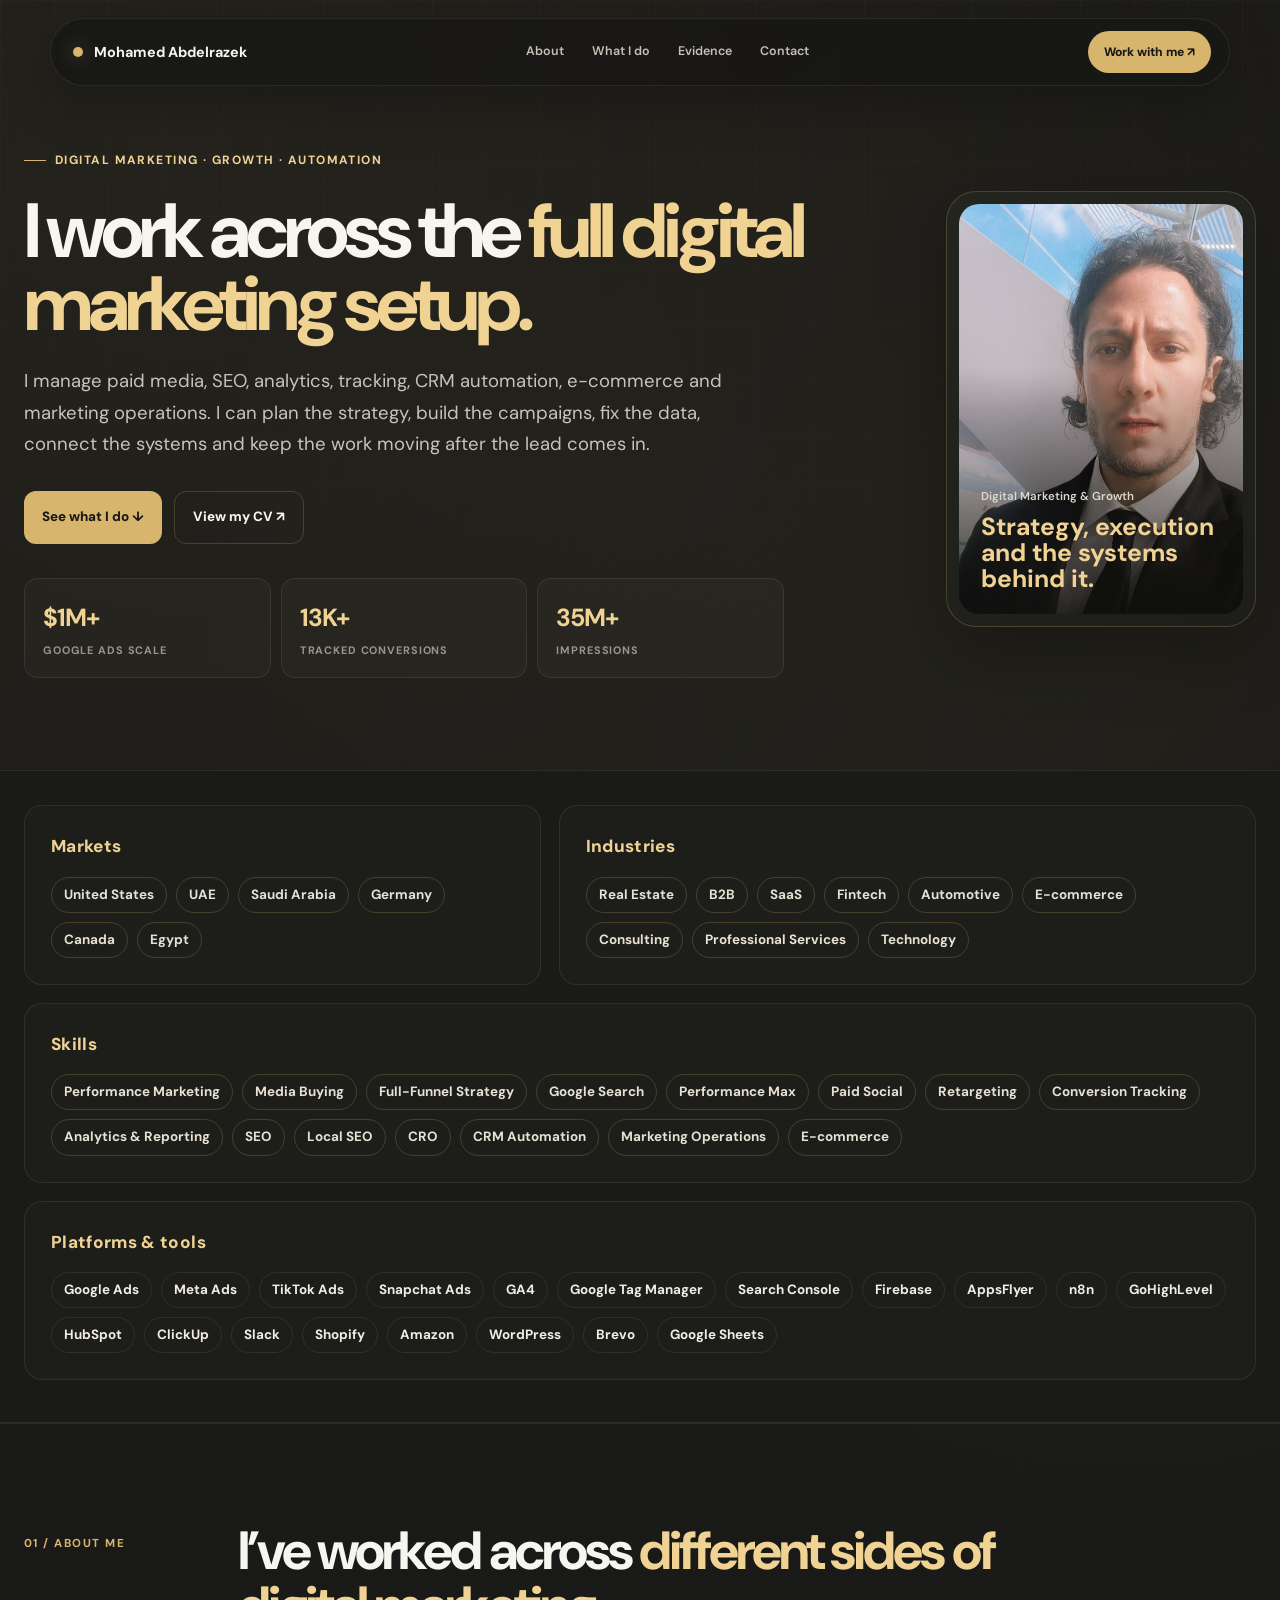
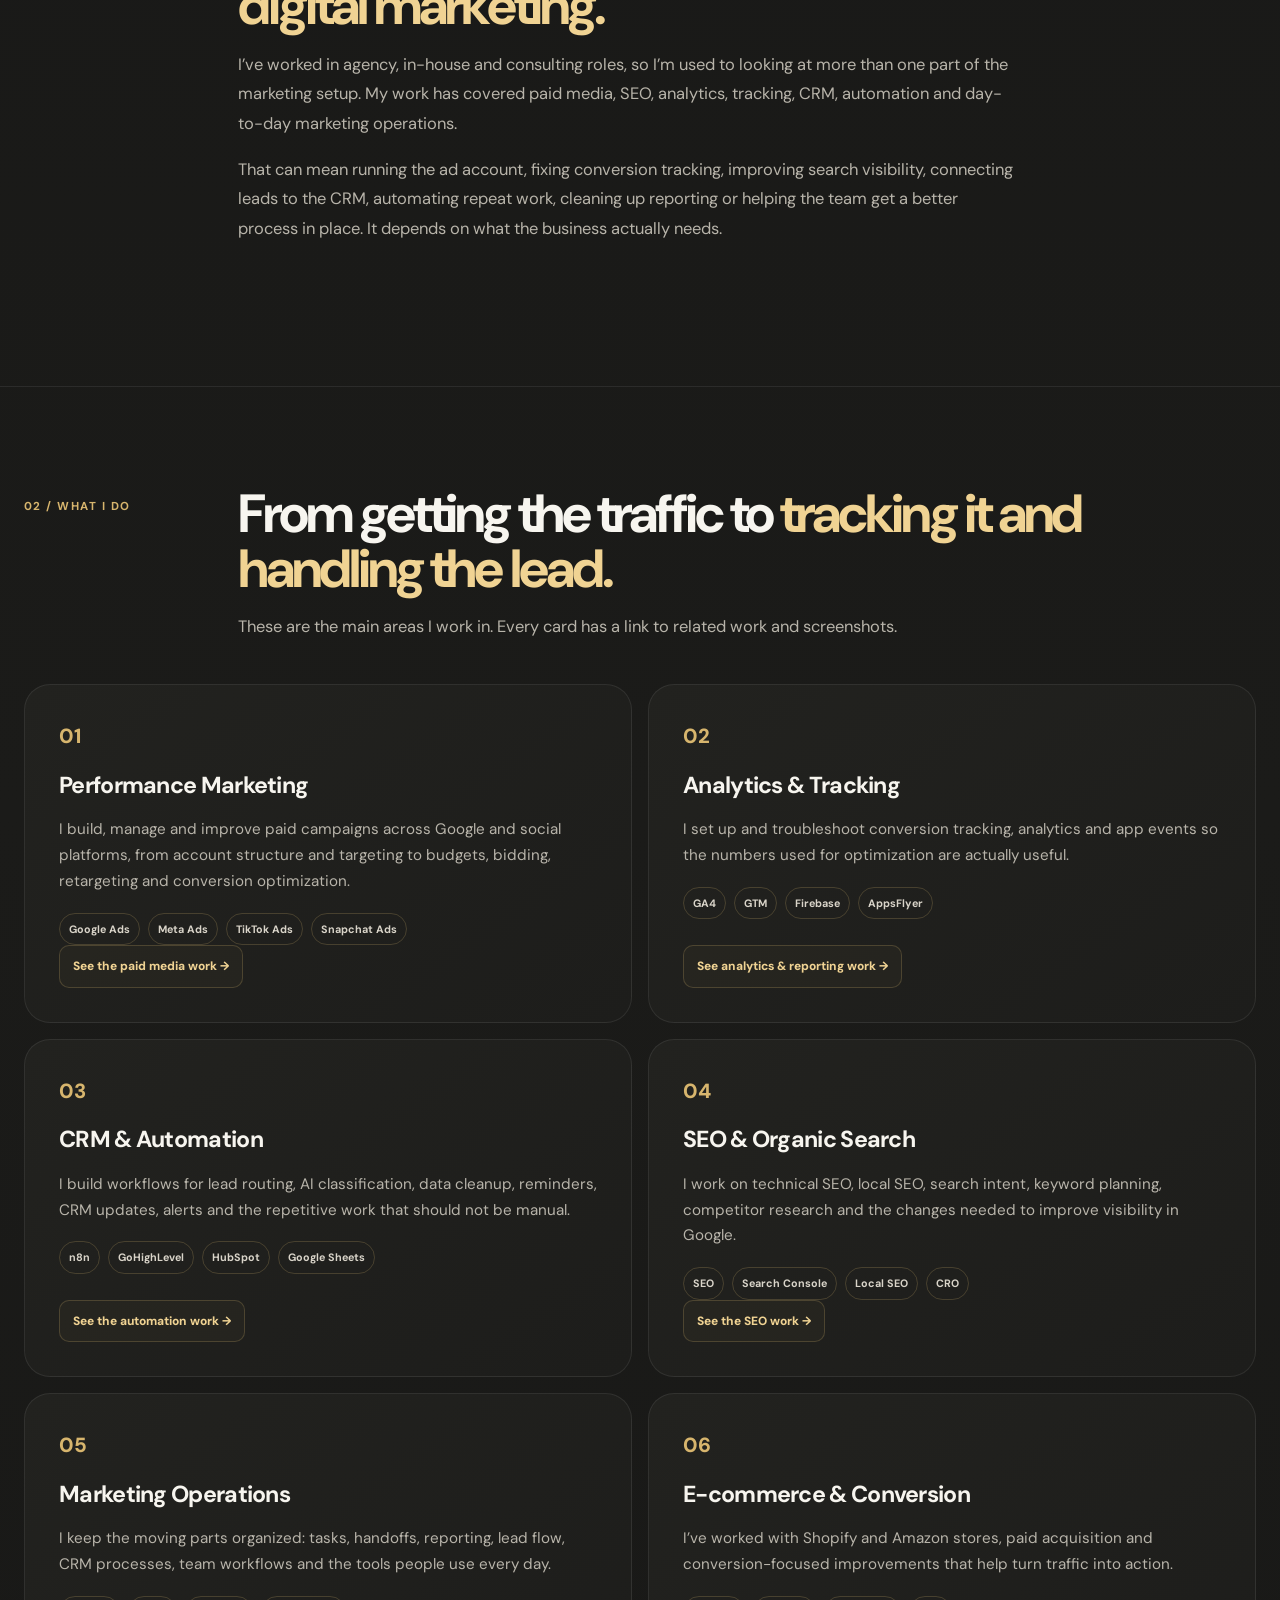
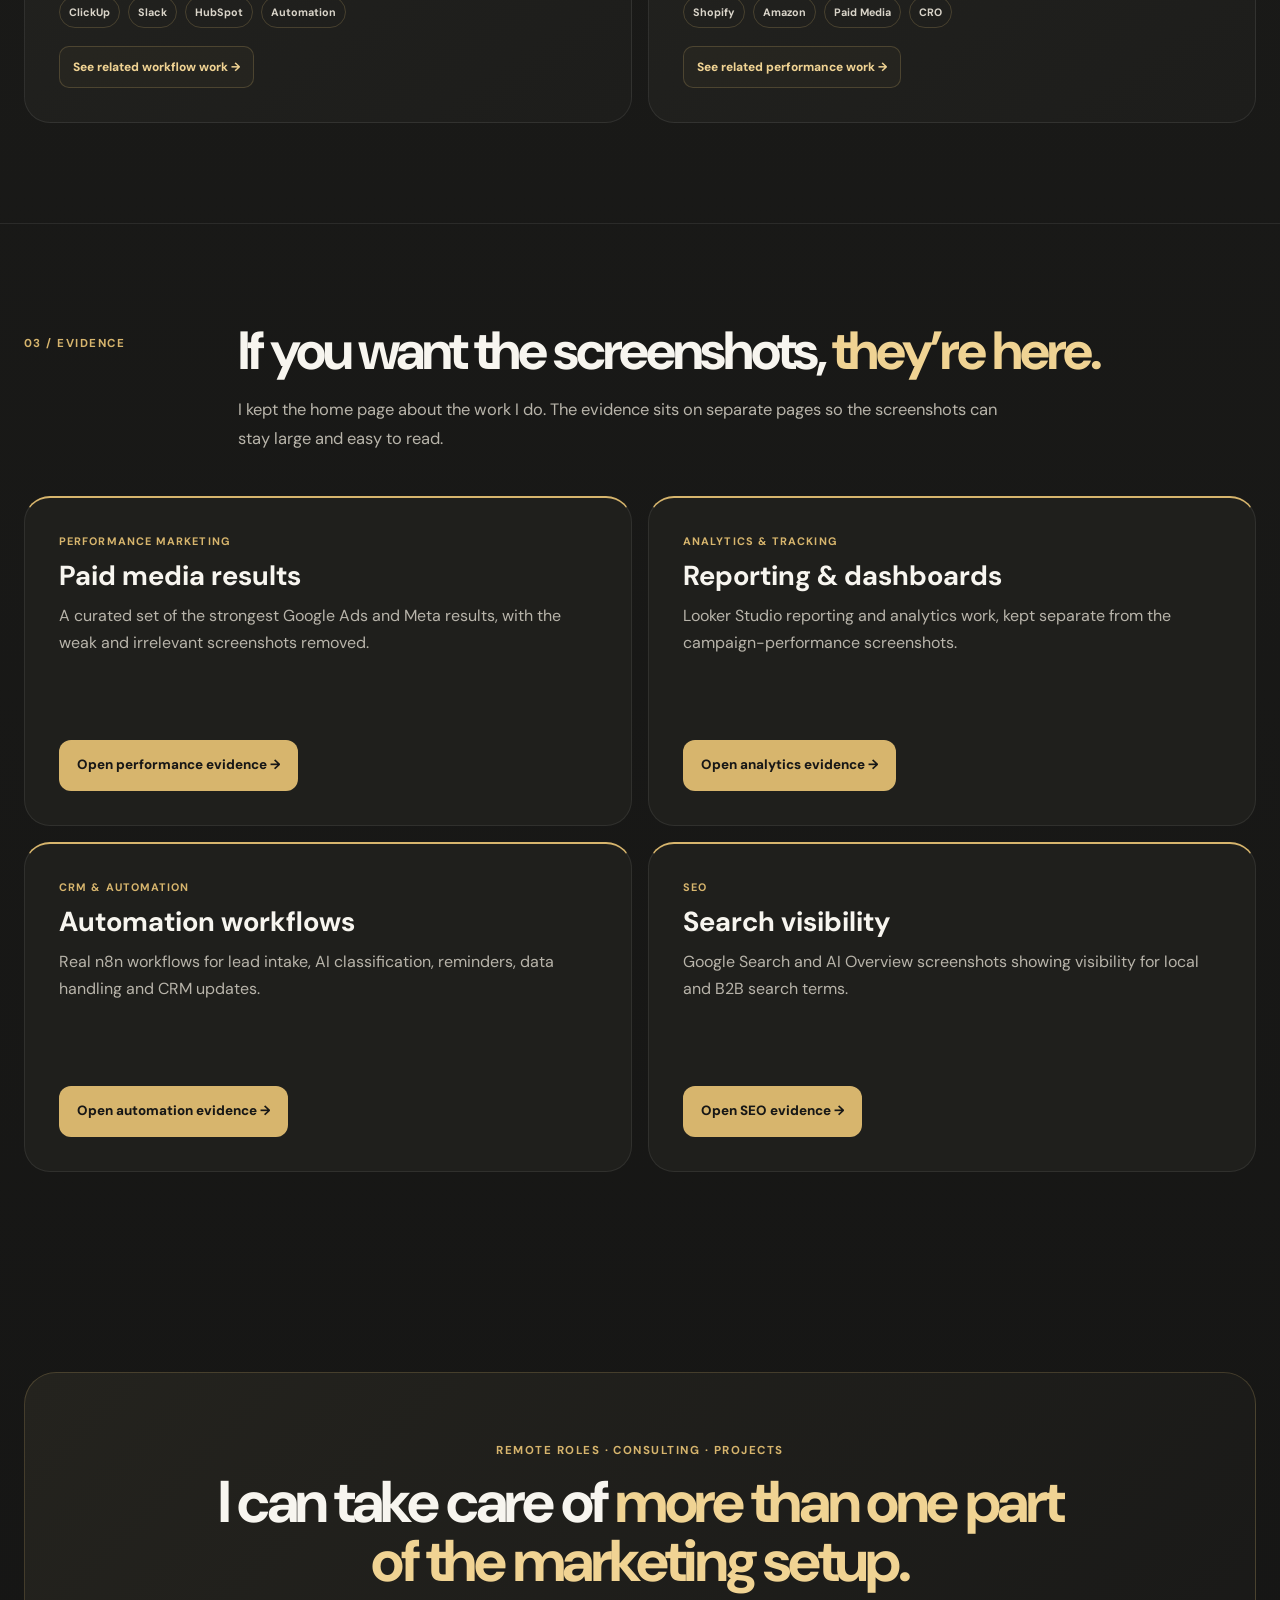
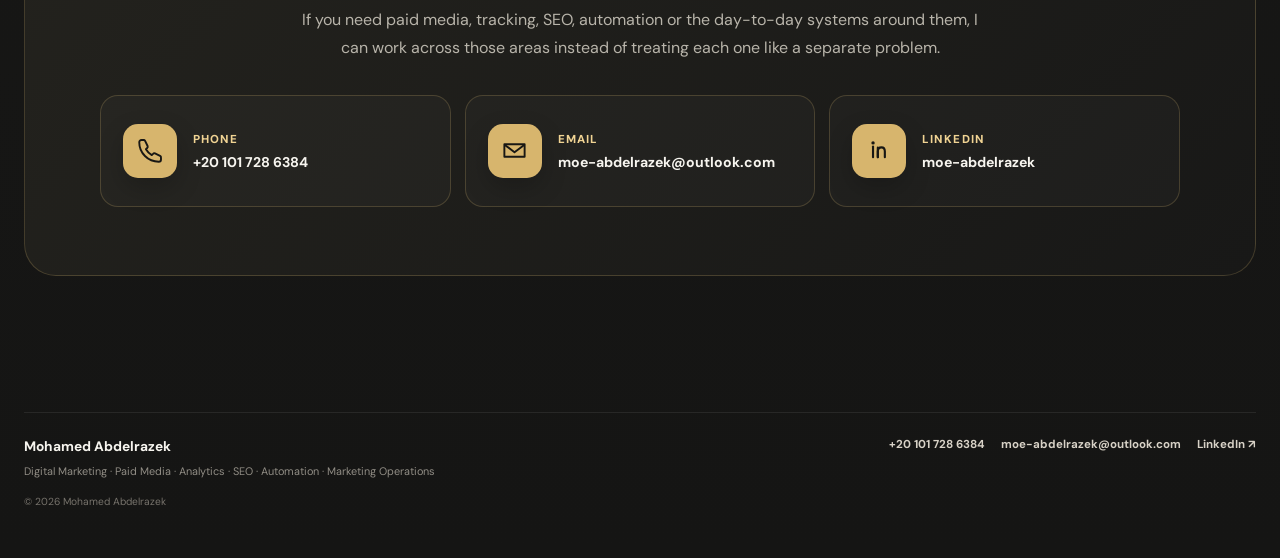
<file: index.html>
<!doctype html>
<html lang="en">
<head>
<meta charset="utf-8">
<meta name="viewport" content="width=device-width,initial-scale=1">
<meta name="theme-color" content="#171716">
<meta name="description" content="Mohamed Abdelrazek — Digital Marketing, Performance Marketing, SEO, Analytics, CRM Automation and Marketing Operations.">
<title>Mohamed Abdelrazek — Digital Marketing & Growth</title>
<link rel="preconnect" href="https://fonts.googleapis.com">
<link rel="preconnect" href="https://fonts.gstatic.com" crossorigin>
<link href="https://fonts.googleapis.com/css2?family=DM+Sans:wght@400;500;600;700;800&display=swap" rel="stylesheet">
<link rel="stylesheet" href="portfolio.css">
</head>
<body class="fade">
<div class="progress" id="progress"></div>

<nav class="nav" id="nav">
  <a class="brand" href="#top"><span class="brand-dot"></span>Mohamed Abdelrazek</a>
  <div class="navlinks">
    <a href="#about">About</a>
    <a href="#capabilities">What I do</a>
    <a href="#evidence">Evidence</a>
    <a href="#contact">Contact</a>
  </div>
  <a class="navcta" href="#contact">Work with me ↗</a>
  <button class="menu" id="menu" aria-label="Open navigation">☰</button>
</nav>

<main id="top">
<section class="hero">
  <div class="wrap hero-grid">
    <div>
      <div class="eyebrow">Digital Marketing · Growth · Automation</div>
      <h1>I work across the <span class="serif">full digital marketing setup.</span></h1>
      <p class="hero-copy">I manage paid media, SEO, analytics, tracking, CRM automation, e-commerce and marketing operations. I can plan the strategy, build the campaigns, fix the data, connect the systems and keep the work moving after the lead comes in.</p>

      <div class="actions">
        <a class="btn btn-gold" href="#capabilities">See what I do ↓</a>
        <a class="btn btn-outline" href="resume.html">View my CV ↗</a>
      </div>

      <div class="hero-metrics">
        <div class="hero-metric"><strong>$1M+</strong><span>Google Ads scale</span></div>
        <div class="hero-metric"><strong>13K+</strong><span>Tracked conversions</span></div>
        <div class="hero-metric"><strong>35M+</strong><span>Impressions</span></div>
      </div>
    </div>

    <div class="portrait-card">
      <div class="portrait">
        <div class="portrait-copy">
          <small>Digital Marketing & Growth</small>
          <strong>Strategy, execution<br>and the systems behind it.</strong>
        </div>
      </div>
    </div>
  </div>
</section>

<section id="overview" class="overview-section">
  <div class="wrap overview-grid overview-grid-four">
    <div class="overview-block">
      <div class="kicker overview-title">Markets</div>
      <div class="overview-list">
        <span>United States</span><span>UAE</span><span>Saudi Arabia</span><span>Germany</span><span>Canada</span><span>Egypt</span>
      </div>
    </div>

    <div class="overview-block">
      <div class="kicker overview-title">Industries</div>
      <div class="overview-list">
        <span>Real Estate</span><span>B2B</span><span>SaaS</span><span>Fintech</span><span>Automotive</span><span>E-commerce</span><span>Consulting</span><span>Professional Services</span><span>Technology</span>
      </div>
    </div>

    <div class="overview-block overview-wide">
      <div class="kicker overview-title">Skills</div>
      <div class="overview-list">
        <span>Performance Marketing</span><span>Media Buying</span><span>Full-Funnel Strategy</span><span>Google Search</span><span>Performance Max</span><span>Paid Social</span><span>Retargeting</span><span>Conversion Tracking</span><span>Analytics & Reporting</span><span>SEO</span><span>Local SEO</span><span>CRO</span><span>CRM Automation</span><span>Marketing Operations</span><span>E-commerce</span>
      </div>
    </div>

    <div class="overview-block overview-wide">
      <div class="kicker overview-title">Platforms & tools</div>
      <div class="overview-list tools-list">
        <span>Google Ads</span><span>Meta Ads</span><span>TikTok Ads</span><span>Snapchat Ads</span><span>GA4</span><span>Google Tag Manager</span><span>Search Console</span><span>Firebase</span><span>AppsFlyer</span><span>n8n</span><span>GoHighLevel</span><span>HubSpot</span><span>ClickUp</span><span>Slack</span><span>Shopify</span><span>Amazon</span><span>WordPress</span><span>Brevo</span><span>Google Sheets</span>
      </div>
    </div>
  </div>
</section>

<div class="divider"></div>

<section id="about">
  <div class="wrap">
    <div class="section-head">
      <div class="kicker">01 / About me</div>
      <div>
        <h2 class="title">I’ve worked across <span class="serif">different sides of digital marketing.</span></h2>
        <p class="sub">I’ve worked in agency, in-house and consulting roles, so I’m used to looking at more than one part of the marketing setup. My work has covered paid media, SEO, analytics, tracking, CRM, automation and day-to-day marketing operations.</p>
        <p class="sub">That can mean running the ad account, fixing conversion tracking, improving search visibility, connecting leads to the CRM, automating repeat work, cleaning up reporting or helping the team get a better process in place. It depends on what the business actually needs.</p>
      </div>
    </div>
  </div>
</section>

<div class="divider"></div>

<section id="capabilities">
  <div class="wrap">
    <div class="section-head">
      <div class="kicker">02 / What I do</div>
      <div>
        <h2 class="title">From getting the traffic to <span class="serif">tracking it and handling the lead.</span></h2>
        <p class="sub">These are the main areas I work in. Every card has a link to related work and screenshots.</p>
      </div>
    </div>

    <div class="cap-grid cap-grid-six">
      <article class="cap cap-linked">
        <div class="num">01</div>
        <h3>Performance Marketing</h3>
        <p>I build, manage and improve paid campaigns across Google and social platforms, from account structure and targeting to budgets, bidding, retargeting and conversion optimization.</p>
        <div class="tags"><span class="tag">Google Ads</span><span class="tag">Meta Ads</span><span class="tag">TikTok Ads</span><span class="tag">Snapchat Ads</span></div>
        <a class="card-link" href="performance.html">See the paid media work →</a>
      </article>

      <article class="cap cap-linked">
        <div class="num">02</div>
        <h3>Analytics & Tracking</h3>
        <p>I set up and troubleshoot conversion tracking, analytics and app events so the numbers used for optimization are actually useful.</p>
        <div class="tags"><span class="tag">GA4</span><span class="tag">GTM</span><span class="tag">Firebase</span><span class="tag">AppsFlyer</span></div>
        <a class="card-link" href="analytics.html">See analytics & reporting work →</a>
      </article>

      <article class="cap cap-linked">
        <div class="num">03</div>
        <h3>CRM & Automation</h3>
        <p>I build workflows for lead routing, AI classification, data cleanup, reminders, CRM updates, alerts and the repetitive work that should not be manual.</p>
        <div class="tags"><span class="tag">n8n</span><span class="tag">GoHighLevel</span><span class="tag">HubSpot</span><span class="tag">Google Sheets</span></div>
        <a class="card-link" href="automation.html">See the automation work →</a>
      </article>

      <article class="cap cap-linked">
        <div class="num">04</div>
        <h3>SEO & Organic Search</h3>
        <p>I work on technical SEO, local SEO, search intent, keyword planning, competitor research and the changes needed to improve visibility in Google.</p>
        <div class="tags"><span class="tag">SEO</span><span class="tag">Search Console</span><span class="tag">Local SEO</span><span class="tag">CRO</span></div>
        <a class="card-link" href="seo.html">See the SEO work →</a>
      </article>

      <article class="cap cap-linked">
        <div class="num">05</div>
        <h3>Marketing Operations</h3>
        <p>I keep the moving parts organized: tasks, handoffs, reporting, lead flow, CRM processes, team workflows and the tools people use every day.</p>
        <div class="tags"><span class="tag">ClickUp</span><span class="tag">Slack</span><span class="tag">HubSpot</span><span class="tag">Automation</span></div>
        <a class="card-link" href="automation.html">See related workflow work →</a>
      </article>

      <article class="cap cap-linked">
        <div class="num">06</div>
        <h3>E-commerce & Conversion</h3>
        <p>I’ve worked with Shopify and Amazon stores, paid acquisition and conversion-focused improvements that help turn traffic into action.</p>
        <div class="tags"><span class="tag">Shopify</span><span class="tag">Amazon</span><span class="tag">Paid Media</span><span class="tag">CRO</span></div>
        <a class="card-link" href="performance.html">See related performance work →</a>
      </article>
    </div>
  </div>
</section>

<div class="divider"></div>

<section id="evidence">
  <div class="wrap">
    <div class="section-head">
      <div class="kicker">03 / Evidence</div>
      <div>
        <h2 class="title">If you want the screenshots, <span class="serif">they’re here.</span></h2>
        <p class="sub">I kept the home page about the work I do. The evidence sits on separate pages so the screenshots can stay large and easy to read.</p>
      </div>
    </div>

    <div class="evidence-home text-evidence evidence-home-four">
      <article class="evidence-card evidence-text-card">
        <div class="evidence-body">
          <span class="mini">Performance Marketing</span>
          <h3>Paid media results</h3>
          <p>A curated set of the strongest Google Ads and Meta results, with the weak and irrelevant screenshots removed.</p>
          <a class="btn btn-gold" href="performance.html">Open performance evidence →</a>
        </div>
      </article>

      <article class="evidence-card evidence-text-card">
        <div class="evidence-body">
          <span class="mini">Analytics & Tracking</span>
          <h3>Reporting & dashboards</h3>
          <p>Looker Studio reporting and analytics work, kept separate from the campaign-performance screenshots.</p>
          <a class="btn btn-gold" href="analytics.html">Open analytics evidence →</a>
        </div>
      </article>

      <article class="evidence-card evidence-text-card">
        <div class="evidence-body">
          <span class="mini">CRM & Automation</span>
          <h3>Automation workflows</h3>
          <p>Real n8n workflows for lead intake, AI classification, reminders, data handling and CRM updates.</p>
          <a class="btn btn-gold" href="automation.html">Open automation evidence →</a>
        </div>
      </article>

      <article class="evidence-card evidence-text-card">
        <div class="evidence-body">
          <span class="mini">SEO</span>
          <h3>Search visibility</h3>
          <p>Google Search and AI Overview screenshots showing visibility for local and B2B search terms.</p>
          <a class="btn btn-gold" href="seo.html">Open SEO evidence →</a>
        </div>
      </article>
    </div>
  </div>
</section>

<section id="contact">
  <div class="wrap">
    <div class="contact">
      <div class="kicker">Remote roles · consulting · projects</div>
      <h2>I can take care of <span class="serif">more than one part of the marketing setup.</span></h2>
      <p>If you need paid media, tracking, SEO, automation or the day-to-day systems around them, I can work across those areas instead of treating each one like a separate problem.</p>
      <div class="contact-methods">
        <a class="contact-method" href="tel:+201017286384" aria-label="Call Mohamed Abdelrazek">
          <span class="contact-icon" aria-hidden="true">
            <svg viewBox="0 0 24 24" fill="none">
              <path d="M7.2 3.5 9.4 8a1.5 1.5 0 0 1-.35 1.75l-1.1 1.1a14.2 14.2 0 0 0 5.2 5.2l1.1-1.1A1.5 1.5 0 0 1 16 14.6l4.5 2.2a1.5 1.5 0 0 1 .82 1.55V20a2 2 0 0 1-2 2C9.77 22 2 14.23 2 4.68a2 2 0 0 1 2-2h1.65A1.5 1.5 0 0 1 7.2 3.5Z" stroke="currentColor" stroke-width="1.7" stroke-linecap="round" stroke-linejoin="round"/>
            </svg>
          </span>
          <span class="contact-method-text">
            <small>Phone</small>
            <strong>+20 101 728 6384</strong>
          </span>
        </a>

        <a class="contact-method" href="mailto:moe-abdelrazek@outlook.com" aria-label="Email Mohamed Abdelrazek">
          <span class="contact-icon" aria-hidden="true">
            <svg viewBox="0 0 24 24" fill="none">
              <path d="M3 6.5h18v11H3v-11Z" stroke="currentColor" stroke-width="1.7" stroke-linejoin="round"/>
              <path d="m4 7.5 8 6 8-6" stroke="currentColor" stroke-width="1.7" stroke-linecap="round" stroke-linejoin="round"/>
            </svg>
          </span>
          <span class="contact-method-text">
            <small>Email</small>
            <strong>moe-abdelrazek@outlook.com</strong>
          </span>
        </a>

        <a class="contact-method" href="https://www.linkedin.com/in/moe-abdelrazek/" target="_blank" rel="noopener" aria-label="Open Mohamed Abdelrazek on LinkedIn">
          <span class="contact-icon contact-icon-linkedin" aria-hidden="true">
            <svg viewBox="0 0 24 24" fill="none">
              <path d="M6.25 8.5V18" stroke="currentColor" stroke-width="1.9" stroke-linecap="round"/>
              <path d="M6.25 5.25h.01" stroke="currentColor" stroke-width="3" stroke-linecap="round"/>
              <path d="M10.5 18v-5.15c0-2.15 1.25-3.65 3.25-3.65 2.1 0 3 1.42 3 3.65V18" stroke="currentColor" stroke-width="1.9" stroke-linecap="round" stroke-linejoin="round"/>
              <path d="M10.5 9.5V18" stroke="currentColor" stroke-width="1.9" stroke-linecap="round"/>
            </svg>
          </span>
          <span class="contact-method-text">
            <small>LinkedIn</small>
            <strong>moe-abdelrazek</strong>
          </span>
        </a>
      </div>
    </div>
  </div>
</section>
</main>

<footer>
  <div class="wrap foot footer-contact">
    <div class="footer-left">
      <strong>Mohamed Abdelrazek</strong>
      <span>Digital Marketing · Paid Media · Analytics · SEO · Automation · Marketing Operations</span>
    </div>

    <div class="footer-links">
      <a href="tel:+201017286384">+20 101 728 6384</a>
      <a href="mailto:moe-abdelrazek@outlook.com">moe-abdelrazek@outlook.com</a>
      <a href="https://www.linkedin.com/in/moe-abdelrazek/" target="_blank" rel="noopener">LinkedIn ↗</a>
    </div>
  </div>

  <div class="wrap footer-copy">
    <span>© 2026 Mohamed Abdelrazek</span>
  </div>
</footer>

<script>
const p=document.getElementById('progress'),n=document.getElementById('nav'),m=document.getElementById('menu');
function prog(){const x=document.documentElement.scrollHeight-innerHeight;p.style.width=(x?scrollY/x*100:0)+'%'}
addEventListener('scroll',prog,{passive:true});prog();
m.addEventListener('click',()=>n.classList.toggle('open'));
document.querySelectorAll('.navlinks a').forEach(a=>a.addEventListener('click',()=>n.classList.remove('open')));
</script>
</body>
</html>
</file>
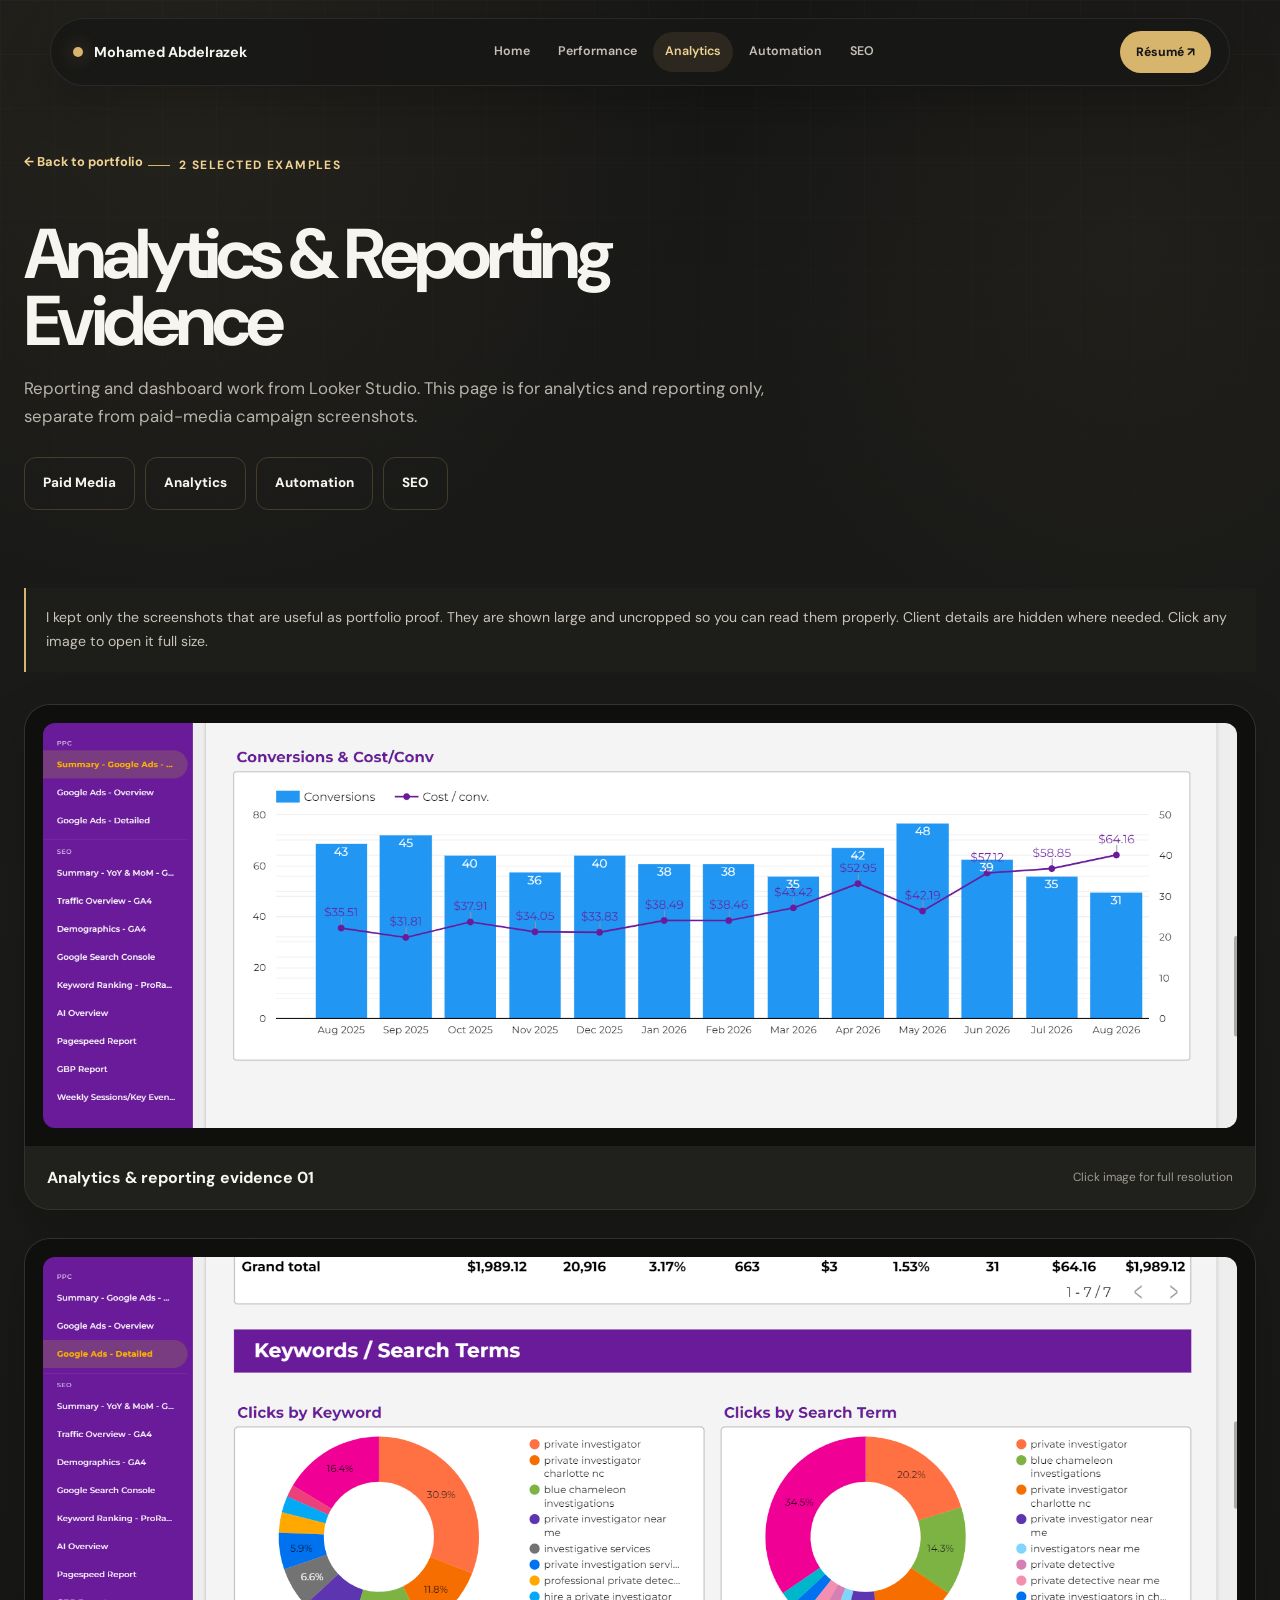
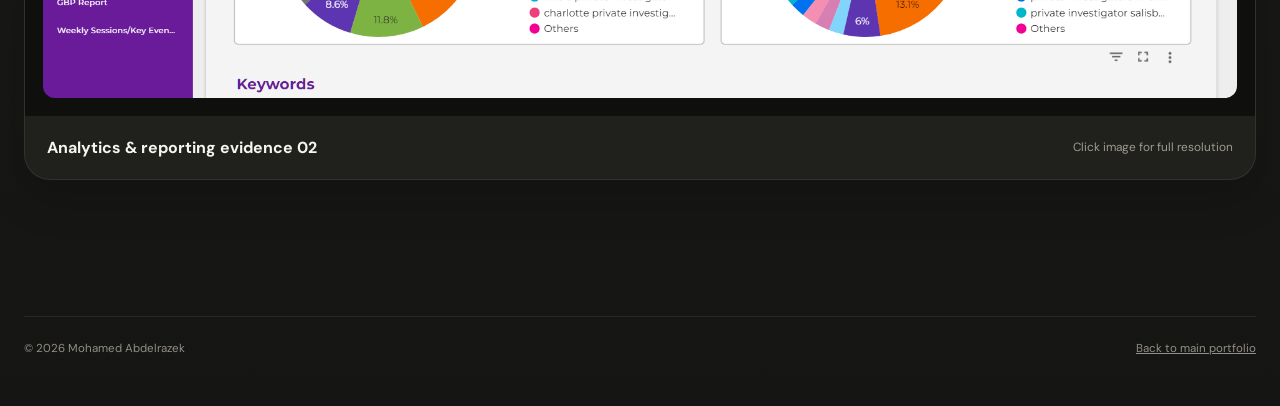
<file: analytics.html>
<!doctype html>
<html lang="en">
<head>
<meta charset="utf-8"><meta name="viewport" content="width=device-width,initial-scale=1"><meta name="theme-color" content="#171716">
<title>Analytics & Reporting Evidence — Mohamed Abdelrazek</title>
<link rel="preconnect" href="https://fonts.googleapis.com"><link rel="preconnect" href="https://fonts.gstatic.com" crossorigin>
<link href="https://fonts.googleapis.com/css2?family=DM+Sans:wght@400;500;600;700;800&display=swap" rel="stylesheet">
<link rel="stylesheet" href="portfolio.css">
</head>
<body class="fade" data-section="analytics">
<div class="progress" id="progress"></div>
<nav class="nav" id="nav">
<a class="brand" href="index.html"><span class="brand-dot"></span>Mohamed Abdelrazek</a>
<div class="navlinks">
<a href="index.html">Home</a>
<a href="performance.html">Performance</a>
<a class="active" href="analytics.html">Analytics</a>
<a href="automation.html">Automation</a>
<a href="seo.html">SEO</a>
</div>
<a class="navcta" href="resume.html?v=20260921-latest">Résumé ↗</a><button class="menu" id="menu">☰</button>
</nav>
<main>
<section class="proof-hero">
<div class="wrap">
<a class="back" href="index.html">← Back to portfolio</a>
<div class="eyebrow">2 selected examples</div>
<h1>Analytics & Reporting Evidence</h1>
<p>Reporting and dashboard work from Looker Studio. This page is for analytics and reporting only, separate from paid-media campaign screenshots.</p>
<div class="proof-nav">
<a class="btn btn-outline" href="performance.html">Paid Media</a>
<a class="btn btn-outline" href="analytics.html">Analytics</a>
<a class="btn btn-outline" href="automation.html">Automation</a>
<a class="btn btn-outline" href="seo.html">SEO</a>
</div>
</div>
</section>
<section style="padding-top:20px">
<div class="wrap">
<div class="notice">I kept only the screenshots that are useful as portfolio proof. They are shown large and uncropped so you can read them properly. Client details are hidden where needed. Click any image to open it full size.</div>
<div class="gallery" id="gallery"></div>
</div>
</section>
</main>
<footer><div class="wrap foot"><span>© 2026 Mohamed Abdelrazek</span><a href="index.html">Back to main portfolio</a></div></footer>
<div class="lightbox" id="lightbox"><button class="close" id="close">×</button><div class="lightbox-stage"><img id="lightboxImg" alt=""><div id="lightboxMask"></div></div></div>
<script src="evidence.js"></script>
</body>
</html>
</file>
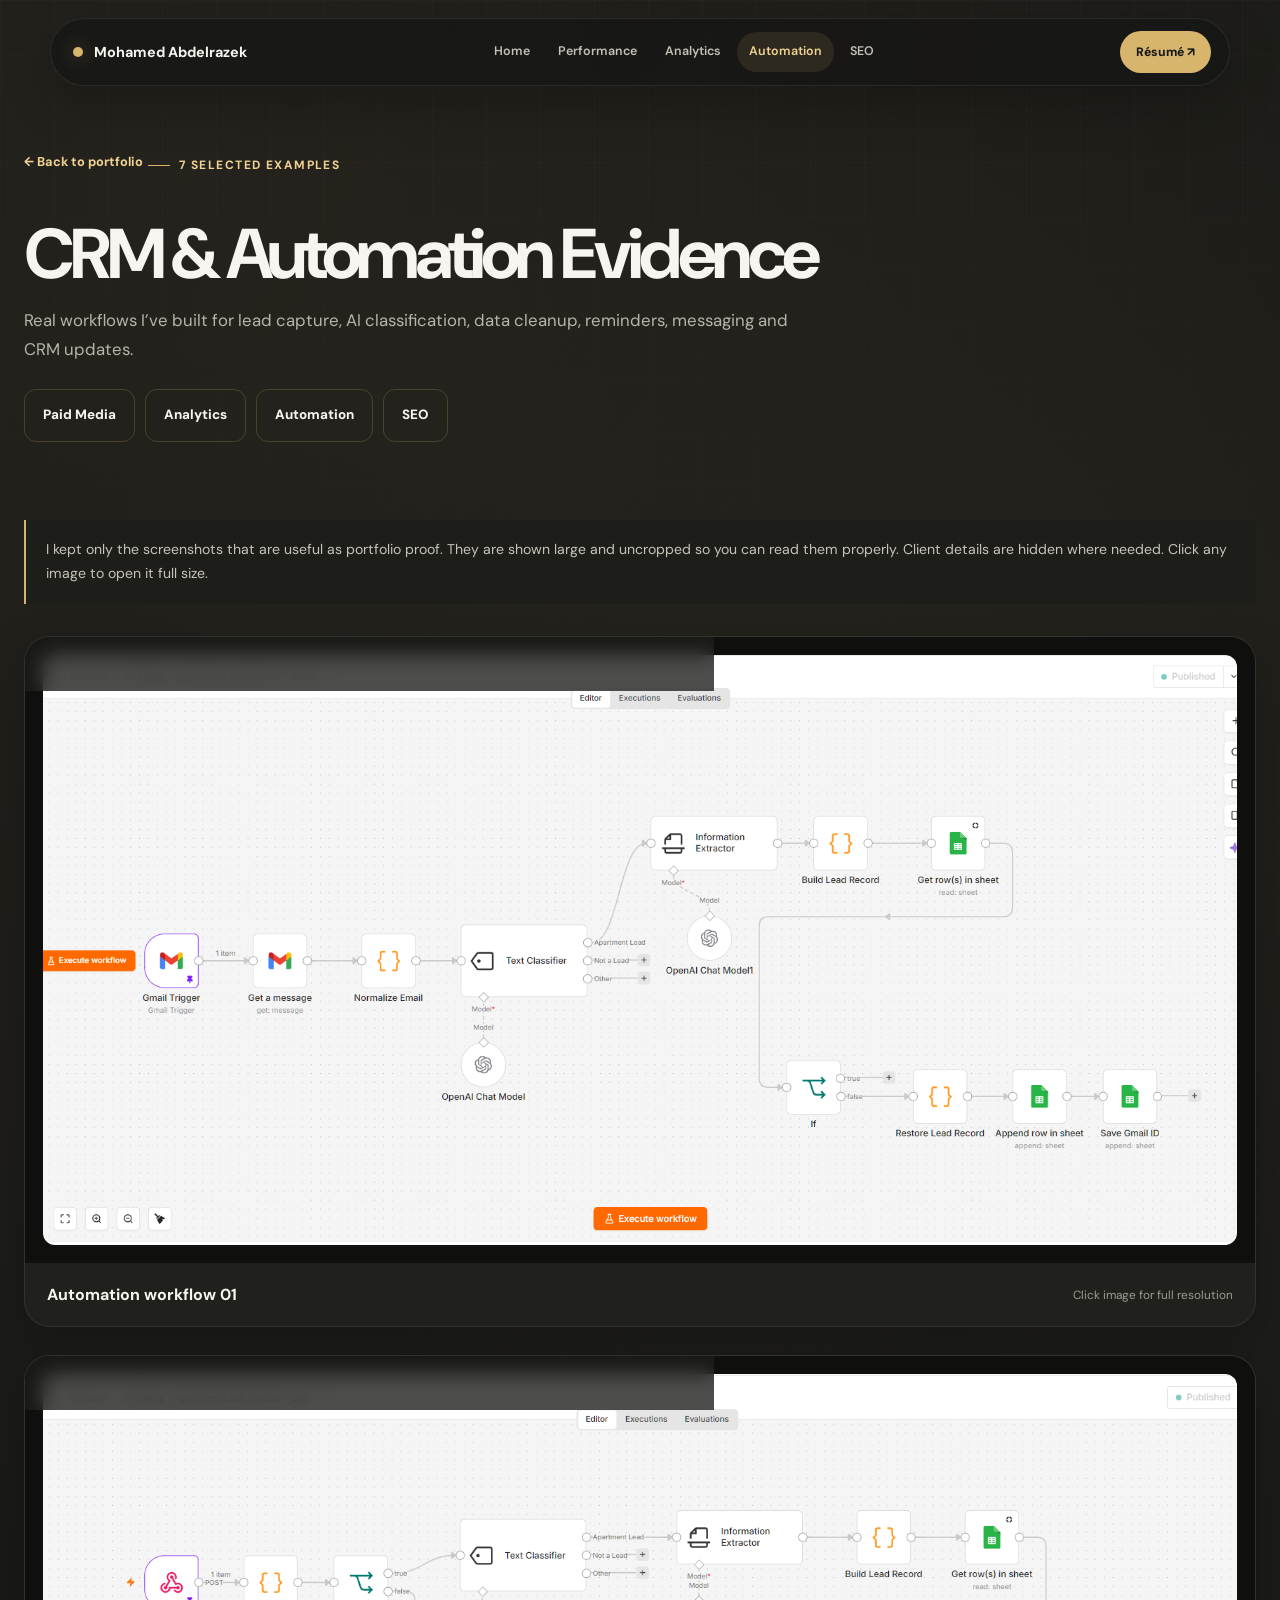
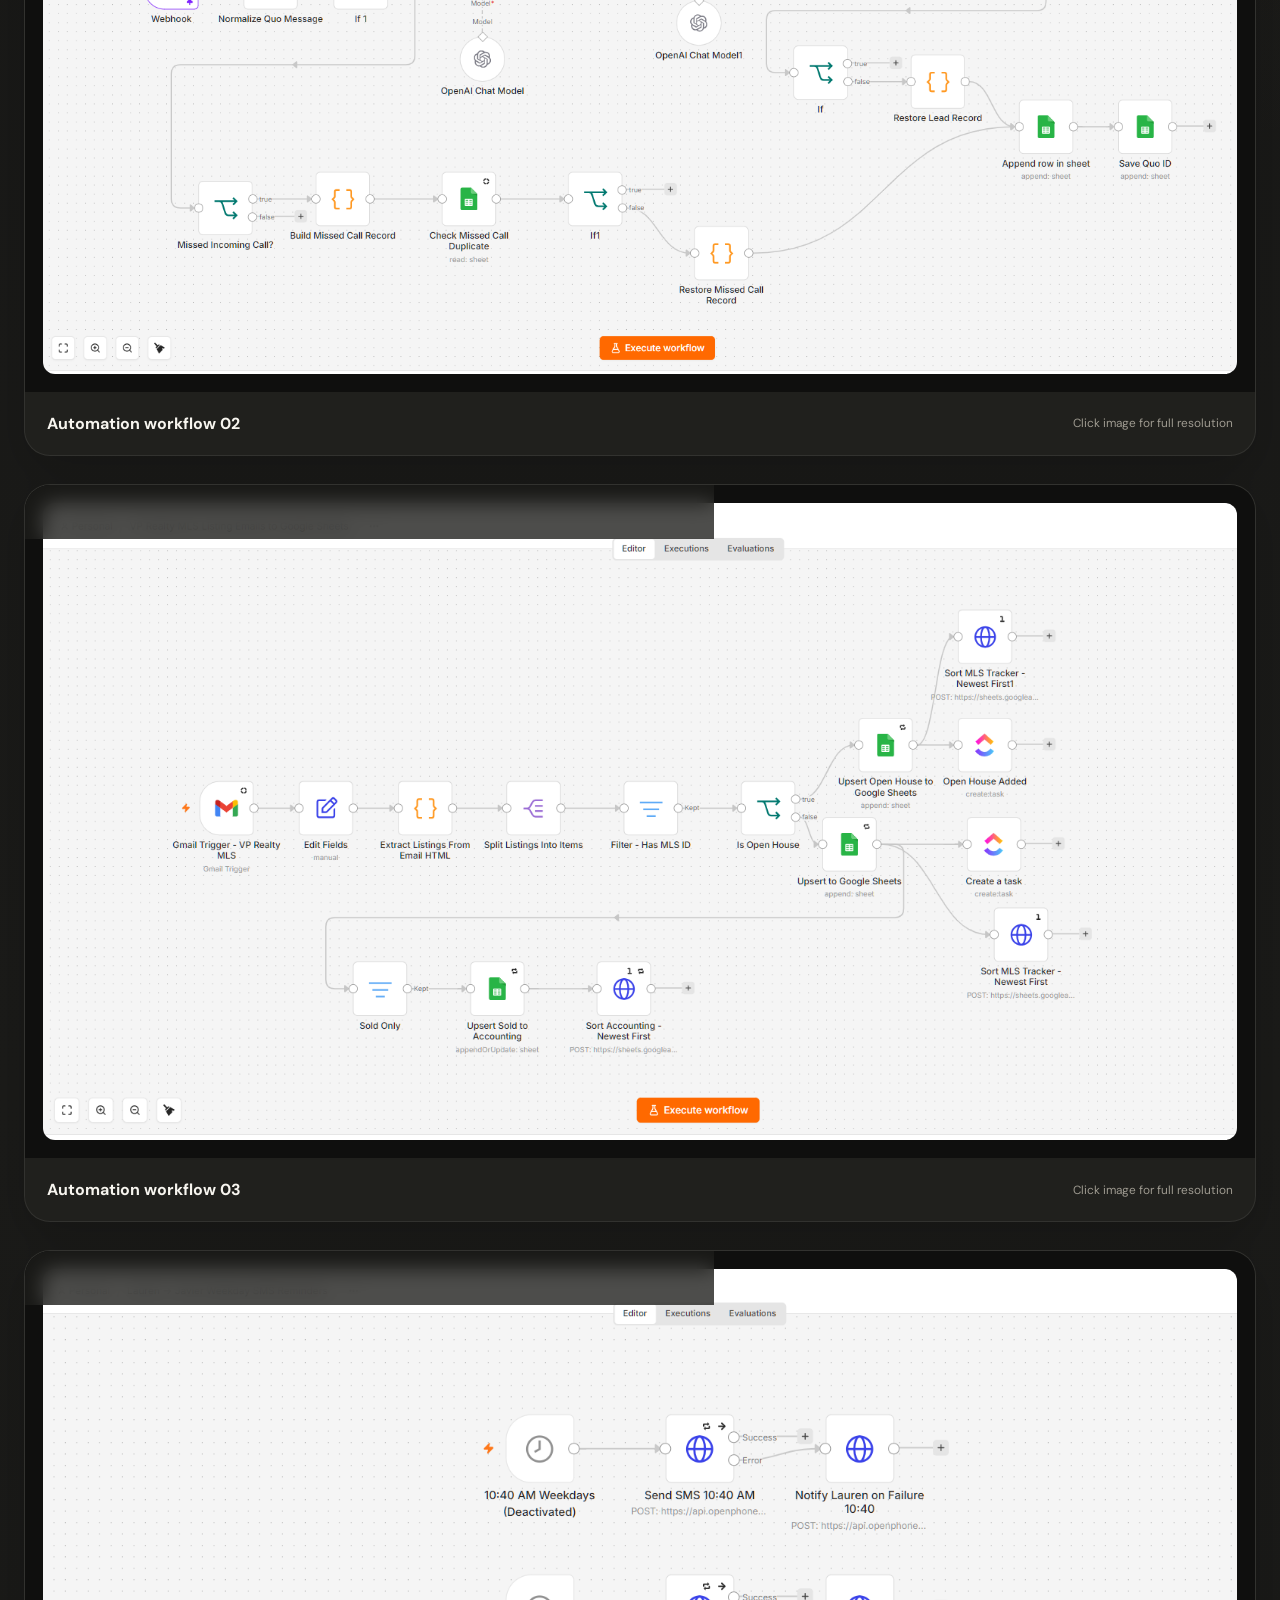
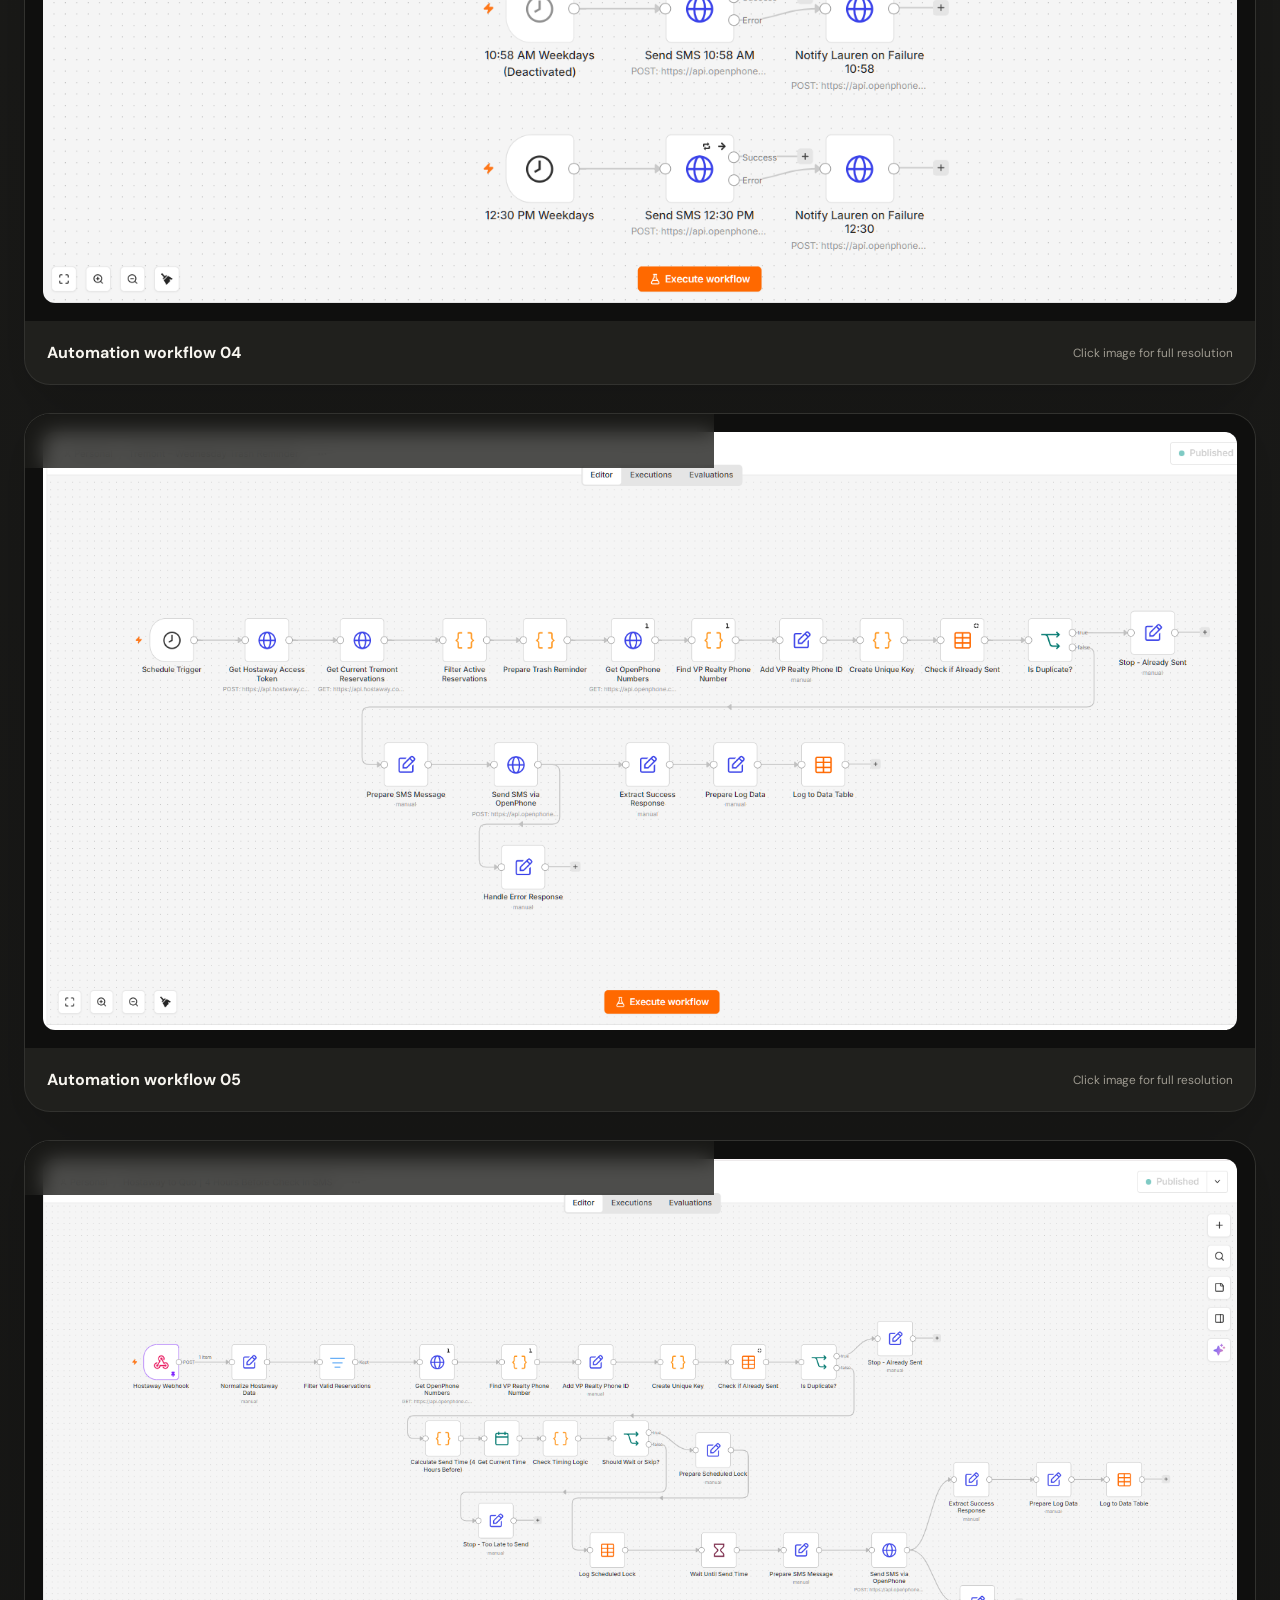
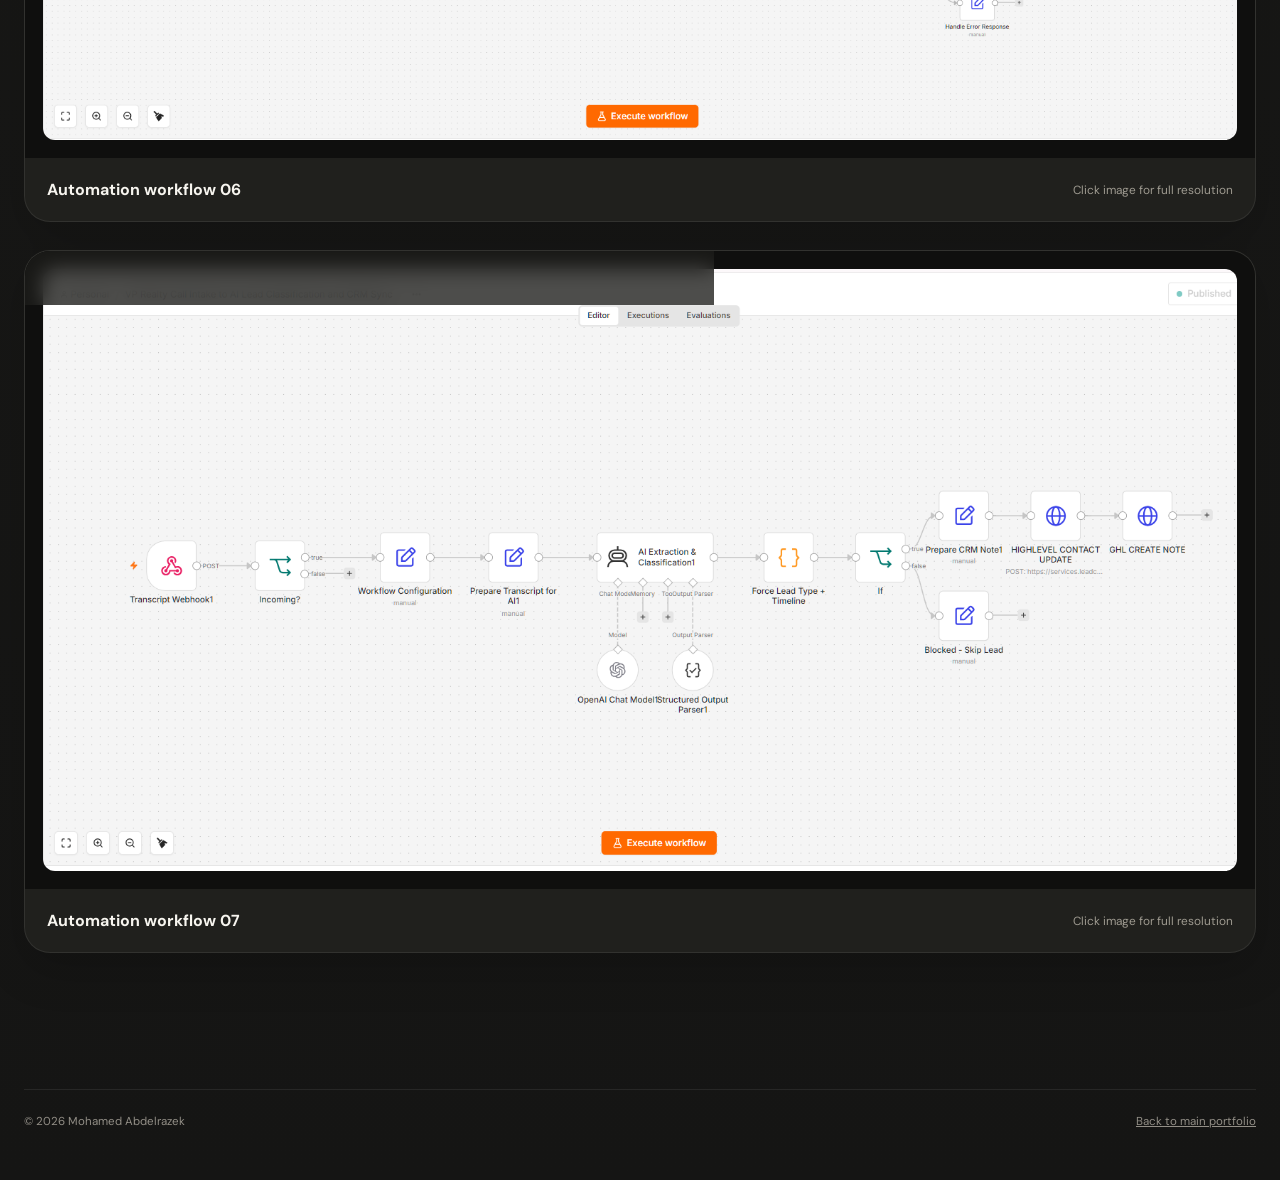
<file: automation.html>
<!doctype html>
<html lang="en">
<head>
<meta charset="utf-8"><meta name="viewport" content="width=device-width,initial-scale=1"><meta name="theme-color" content="#171716">
<title>CRM & Automation Evidence — Mohamed Abdelrazek</title>
<link rel="preconnect" href="https://fonts.googleapis.com"><link rel="preconnect" href="https://fonts.gstatic.com" crossorigin>
<link href="https://fonts.googleapis.com/css2?family=DM+Sans:wght@400;500;600;700;800&display=swap" rel="stylesheet">
<link rel="stylesheet" href="portfolio.css">
</head>
<body class="fade" data-section="automation">
<div class="progress" id="progress"></div>
<nav class="nav" id="nav">
<a class="brand" href="index.html"><span class="brand-dot"></span>Mohamed Abdelrazek</a>
<div class="navlinks">
<a href="index.html">Home</a>
<a href="performance.html">Performance</a>
<a href="analytics.html">Analytics</a>
<a class="active" href="automation.html">Automation</a>
<a href="seo.html">SEO</a>
</div>
<a class="navcta" href="resume.html?v=20260921-latest">Résumé ↗</a><button class="menu" id="menu">☰</button>
</nav>
<main>
<section class="proof-hero">
<div class="wrap">
<a class="back" href="index.html">← Back to portfolio</a>
<div class="eyebrow">7 selected examples</div>
<h1>CRM & Automation Evidence</h1>
<p>Real workflows I’ve built for lead capture, AI classification, data cleanup, reminders, messaging and CRM updates.</p>
<div class="proof-nav">
<a class="btn btn-outline" href="performance.html">Paid Media</a>
<a class="btn btn-outline" href="analytics.html">Analytics</a>
<a class="btn btn-outline" href="automation.html">Automation</a>
<a class="btn btn-outline" href="seo.html">SEO</a>
</div>
</div>
</section>
<section style="padding-top:20px">
<div class="wrap">
<div class="notice">I kept only the screenshots that are useful as portfolio proof. They are shown large and uncropped so you can read them properly. Client details are hidden where needed. Click any image to open it full size.</div>
<div class="gallery" id="gallery"></div>
</div>
</section>
</main>
<footer><div class="wrap foot"><span>© 2026 Mohamed Abdelrazek</span><a href="index.html">Back to main portfolio</a></div></footer>
<div class="lightbox" id="lightbox"><button class="close" id="close">×</button><div class="lightbox-stage"><img id="lightboxImg" alt=""><div id="lightboxMask"></div></div></div>
<script src="evidence.js"></script>
</body>
</html>
</file>
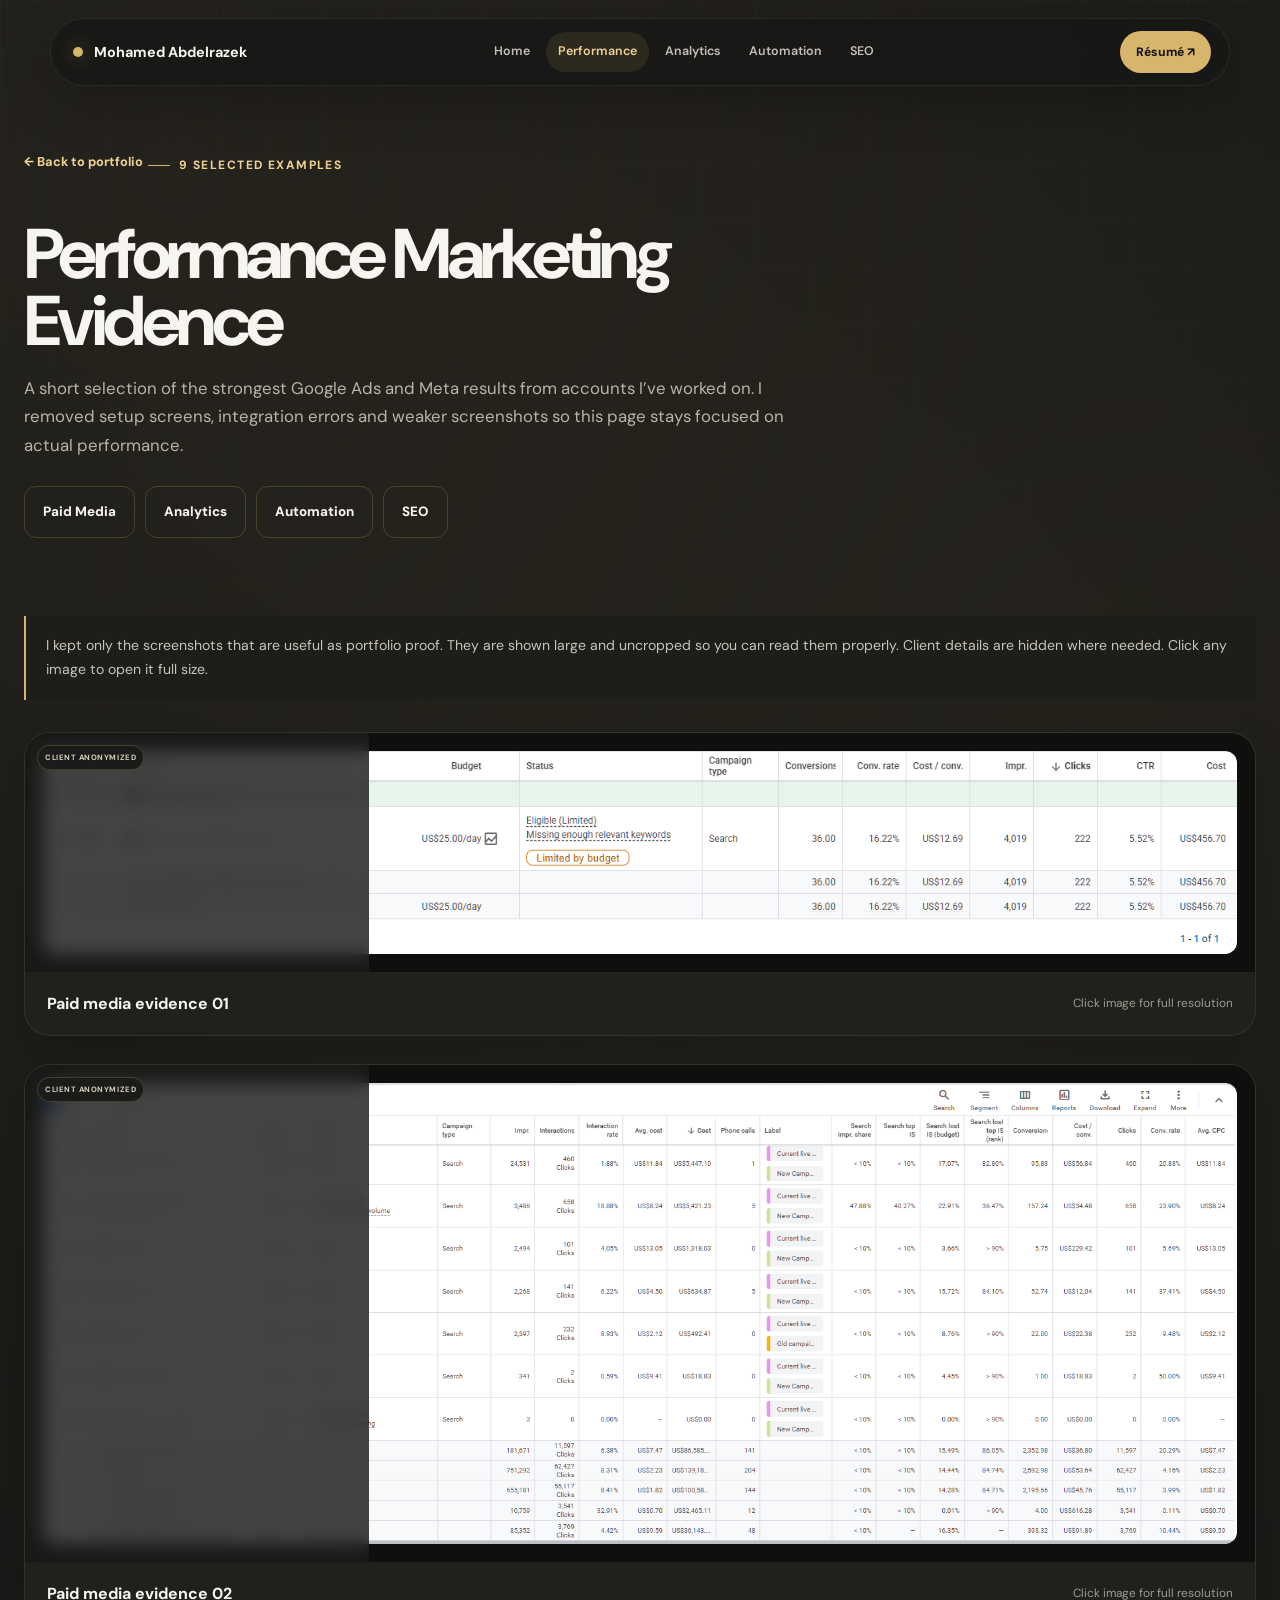
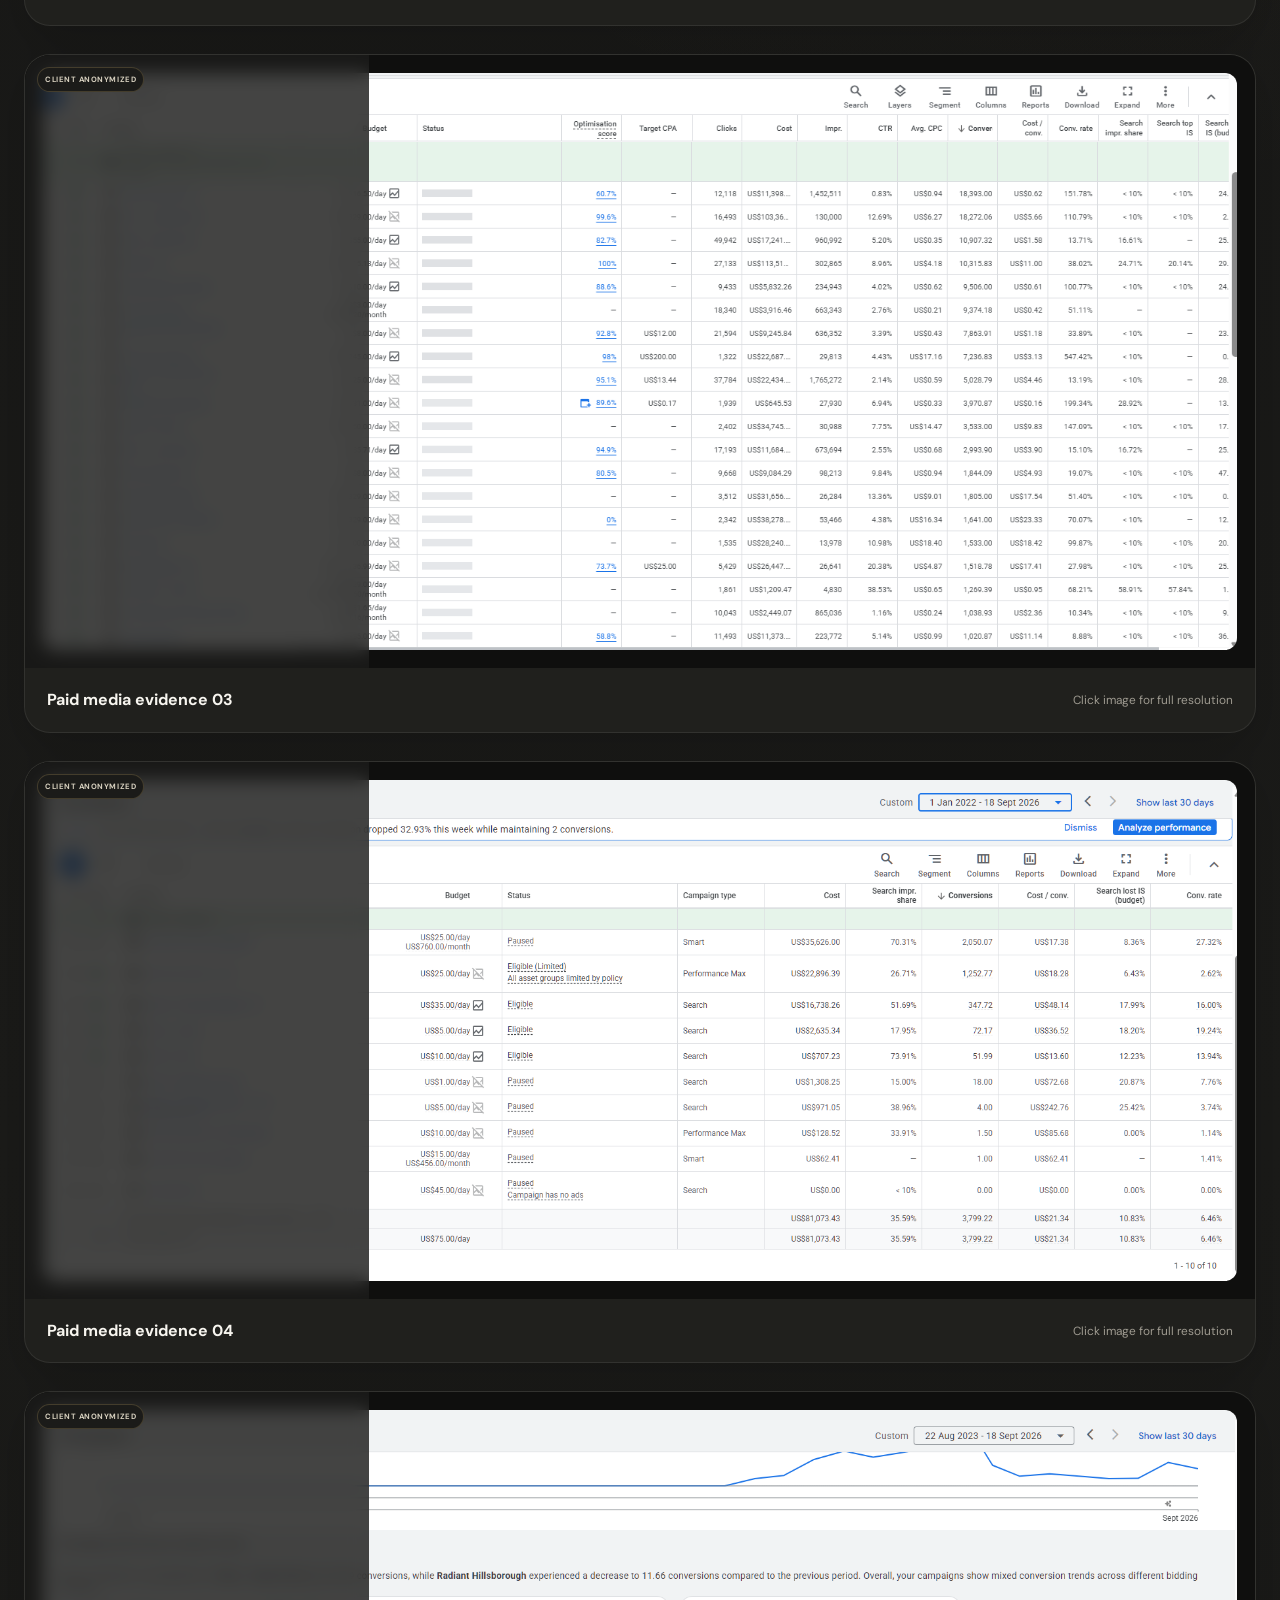
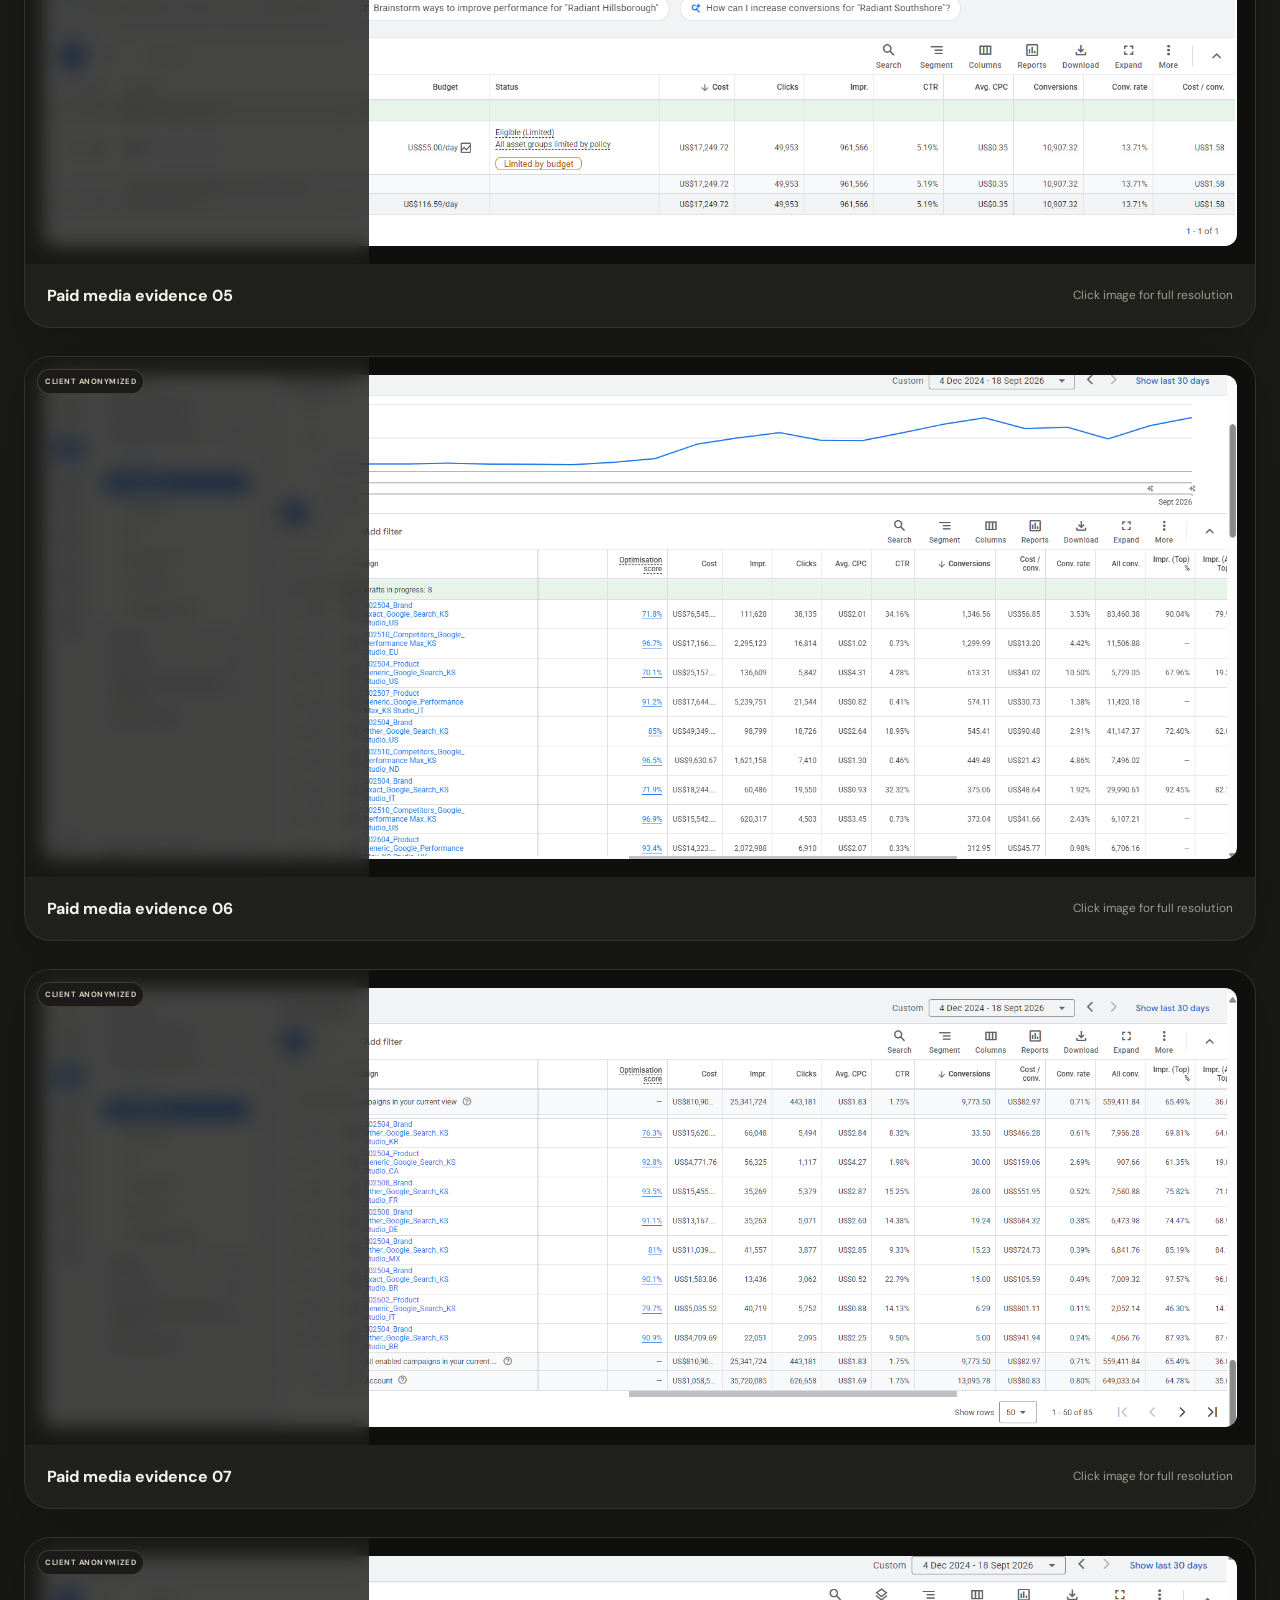
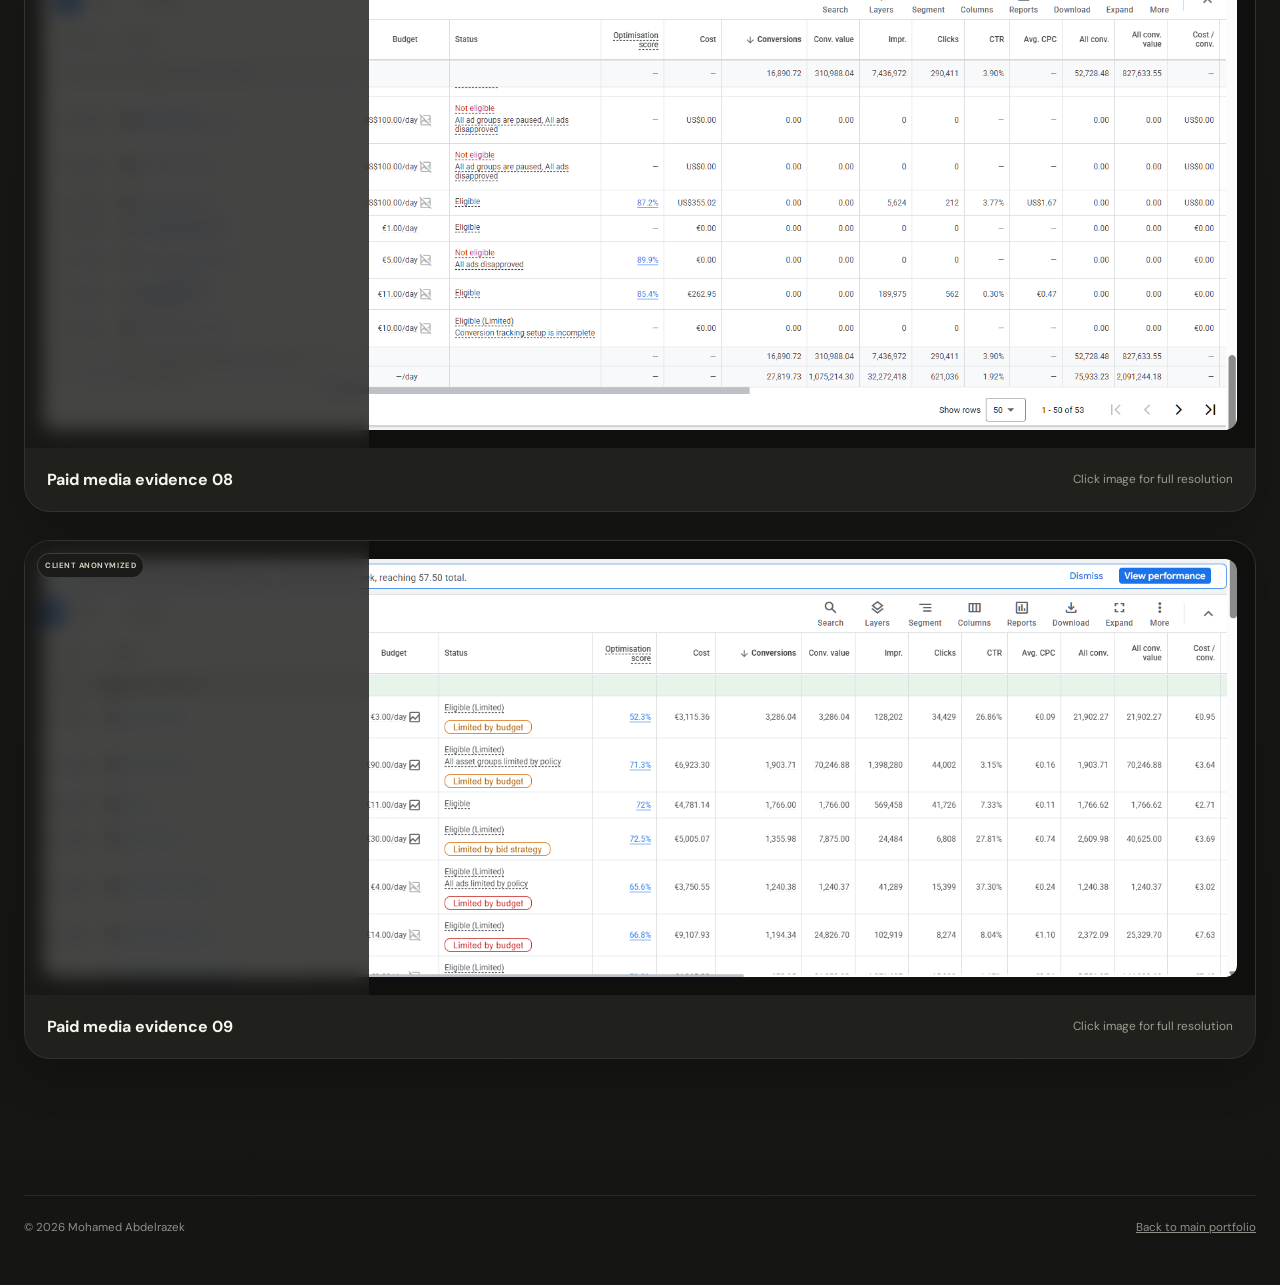
<file: performance.html>
<!doctype html>
<html lang="en">
<head>
<meta charset="utf-8"><meta name="viewport" content="width=device-width,initial-scale=1"><meta name="theme-color" content="#171716">
<title>Performance Marketing Evidence — Mohamed Abdelrazek</title>
<link rel="preconnect" href="https://fonts.googleapis.com"><link rel="preconnect" href="https://fonts.gstatic.com" crossorigin>
<link href="https://fonts.googleapis.com/css2?family=DM+Sans:wght@400;500;600;700;800&display=swap" rel="stylesheet">
<link rel="stylesheet" href="portfolio.css">
</head>
<body class="fade" data-section="performance">
<div class="progress" id="progress"></div>
<nav class="nav" id="nav">
<a class="brand" href="index.html"><span class="brand-dot"></span>Mohamed Abdelrazek</a>
<div class="navlinks">
<a href="index.html">Home</a>
<a class="active" href="performance.html">Performance</a>
<a href="analytics.html">Analytics</a>
<a href="automation.html">Automation</a>
<a href="seo.html">SEO</a>
</div>
<a class="navcta" href="resume.html?v=20260921-latest">Résumé ↗</a><button class="menu" id="menu">☰</button>
</nav>
<main>
<section class="proof-hero">
<div class="wrap">
<a class="back" href="index.html">← Back to portfolio</a>
<div class="eyebrow">9 selected examples</div>
<h1>Performance Marketing Evidence</h1>
<p>A short selection of the strongest Google Ads and Meta results from accounts I’ve worked on. I removed setup screens, integration errors and weaker screenshots so this page stays focused on actual performance.</p>
<div class="proof-nav">
<a class="btn btn-outline" href="performance.html">Paid Media</a>
<a class="btn btn-outline" href="analytics.html">Analytics</a>
<a class="btn btn-outline" href="automation.html">Automation</a>
<a class="btn btn-outline" href="seo.html">SEO</a>
</div>
</div>
</section>
<section style="padding-top:20px">
<div class="wrap">
<div class="notice">I kept only the screenshots that are useful as portfolio proof. They are shown large and uncropped so you can read them properly. Client details are hidden where needed. Click any image to open it full size.</div>
<div class="gallery" id="gallery"></div>
</div>
</section>
</main>
<footer><div class="wrap foot"><span>© 2026 Mohamed Abdelrazek</span><a href="index.html">Back to main portfolio</a></div></footer>
<div class="lightbox" id="lightbox"><button class="close" id="close">×</button><div class="lightbox-stage"><img id="lightboxImg" alt=""><div id="lightboxMask"></div></div></div>
<script src="evidence.js"></script>
</body>
</html>
</file>
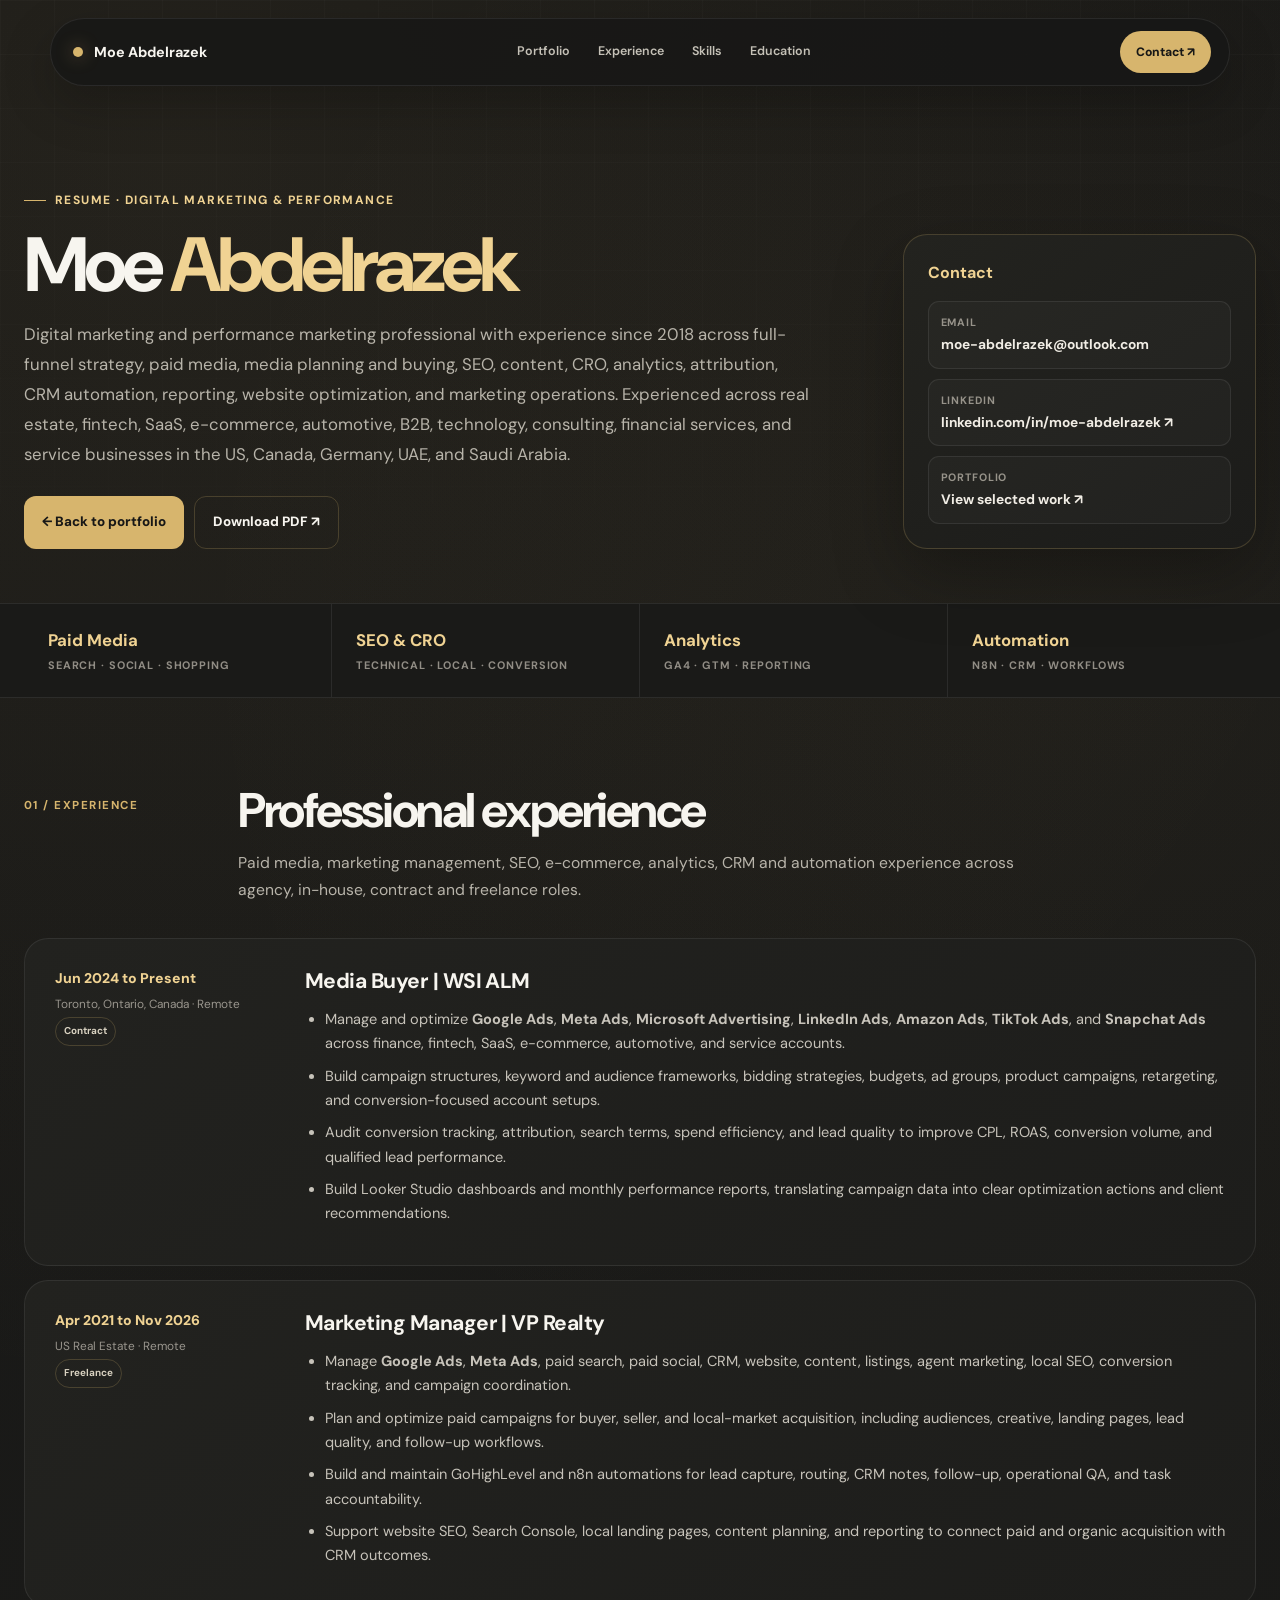
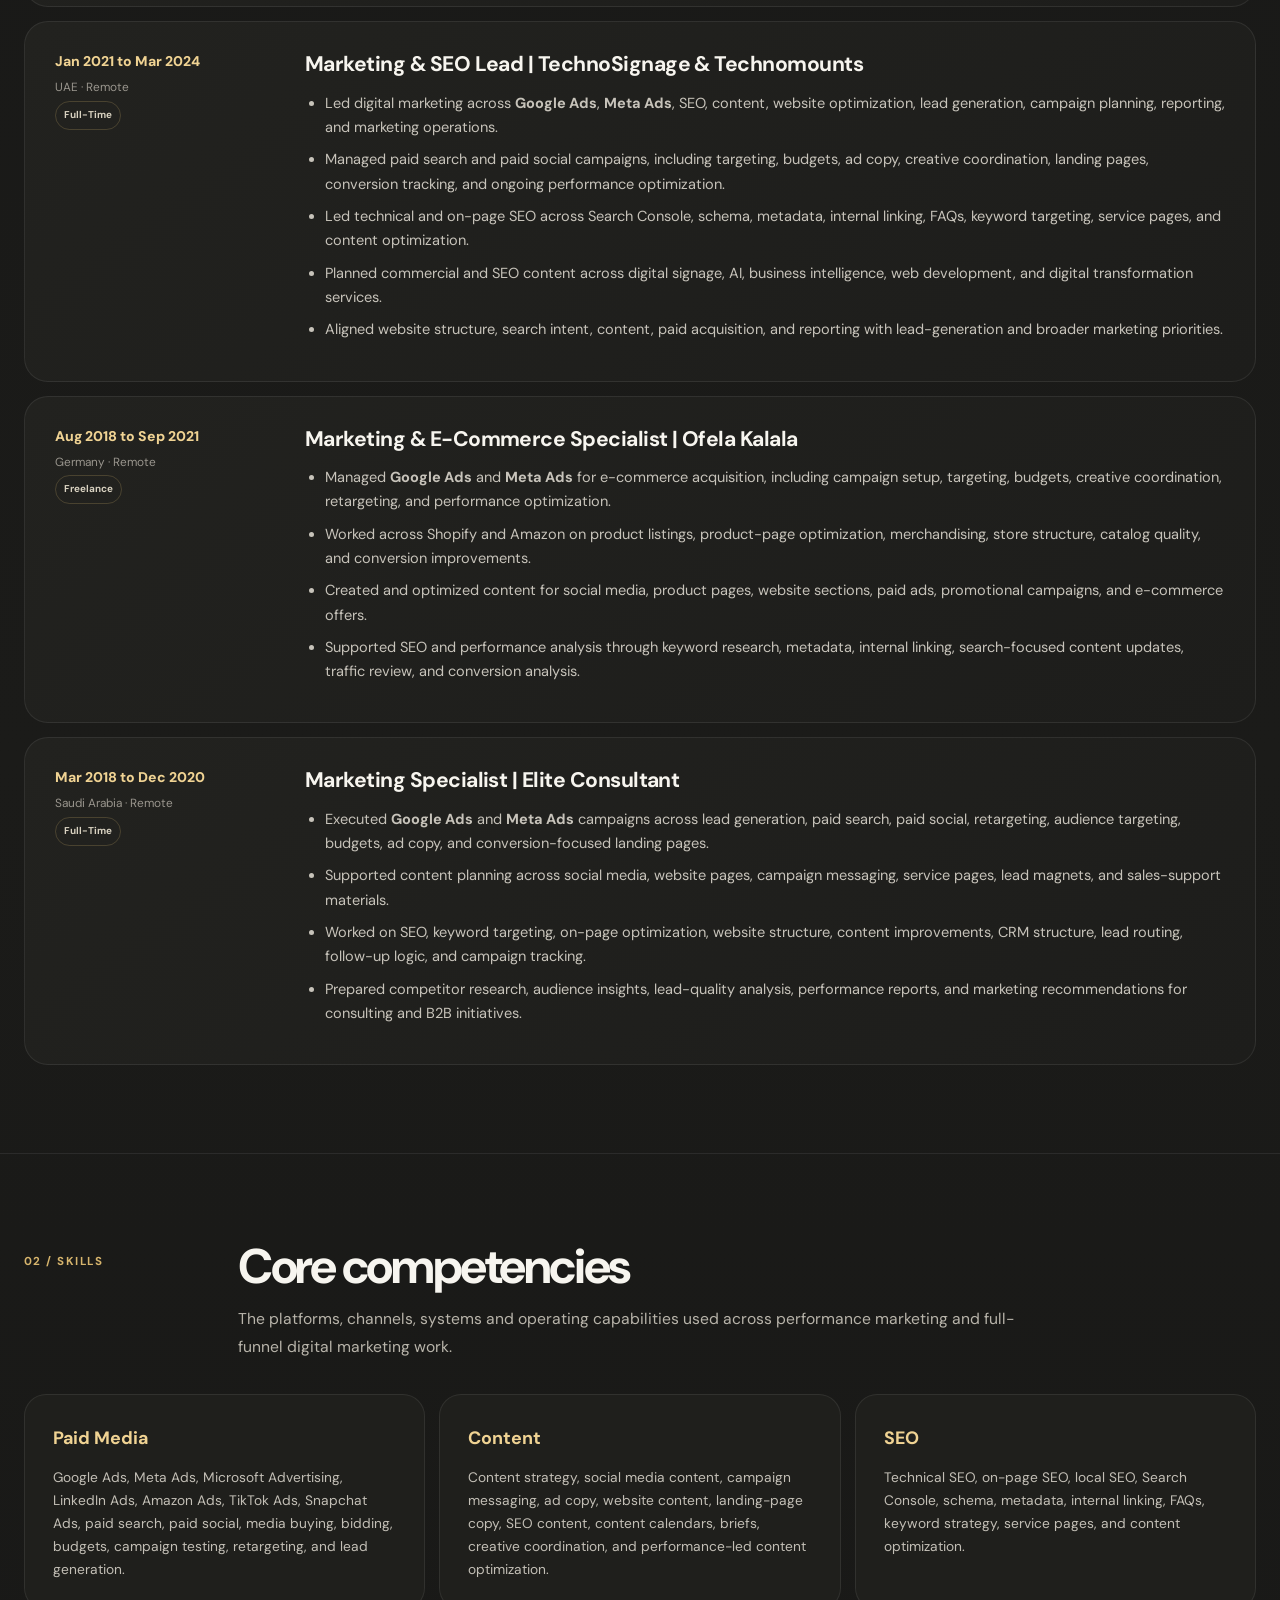
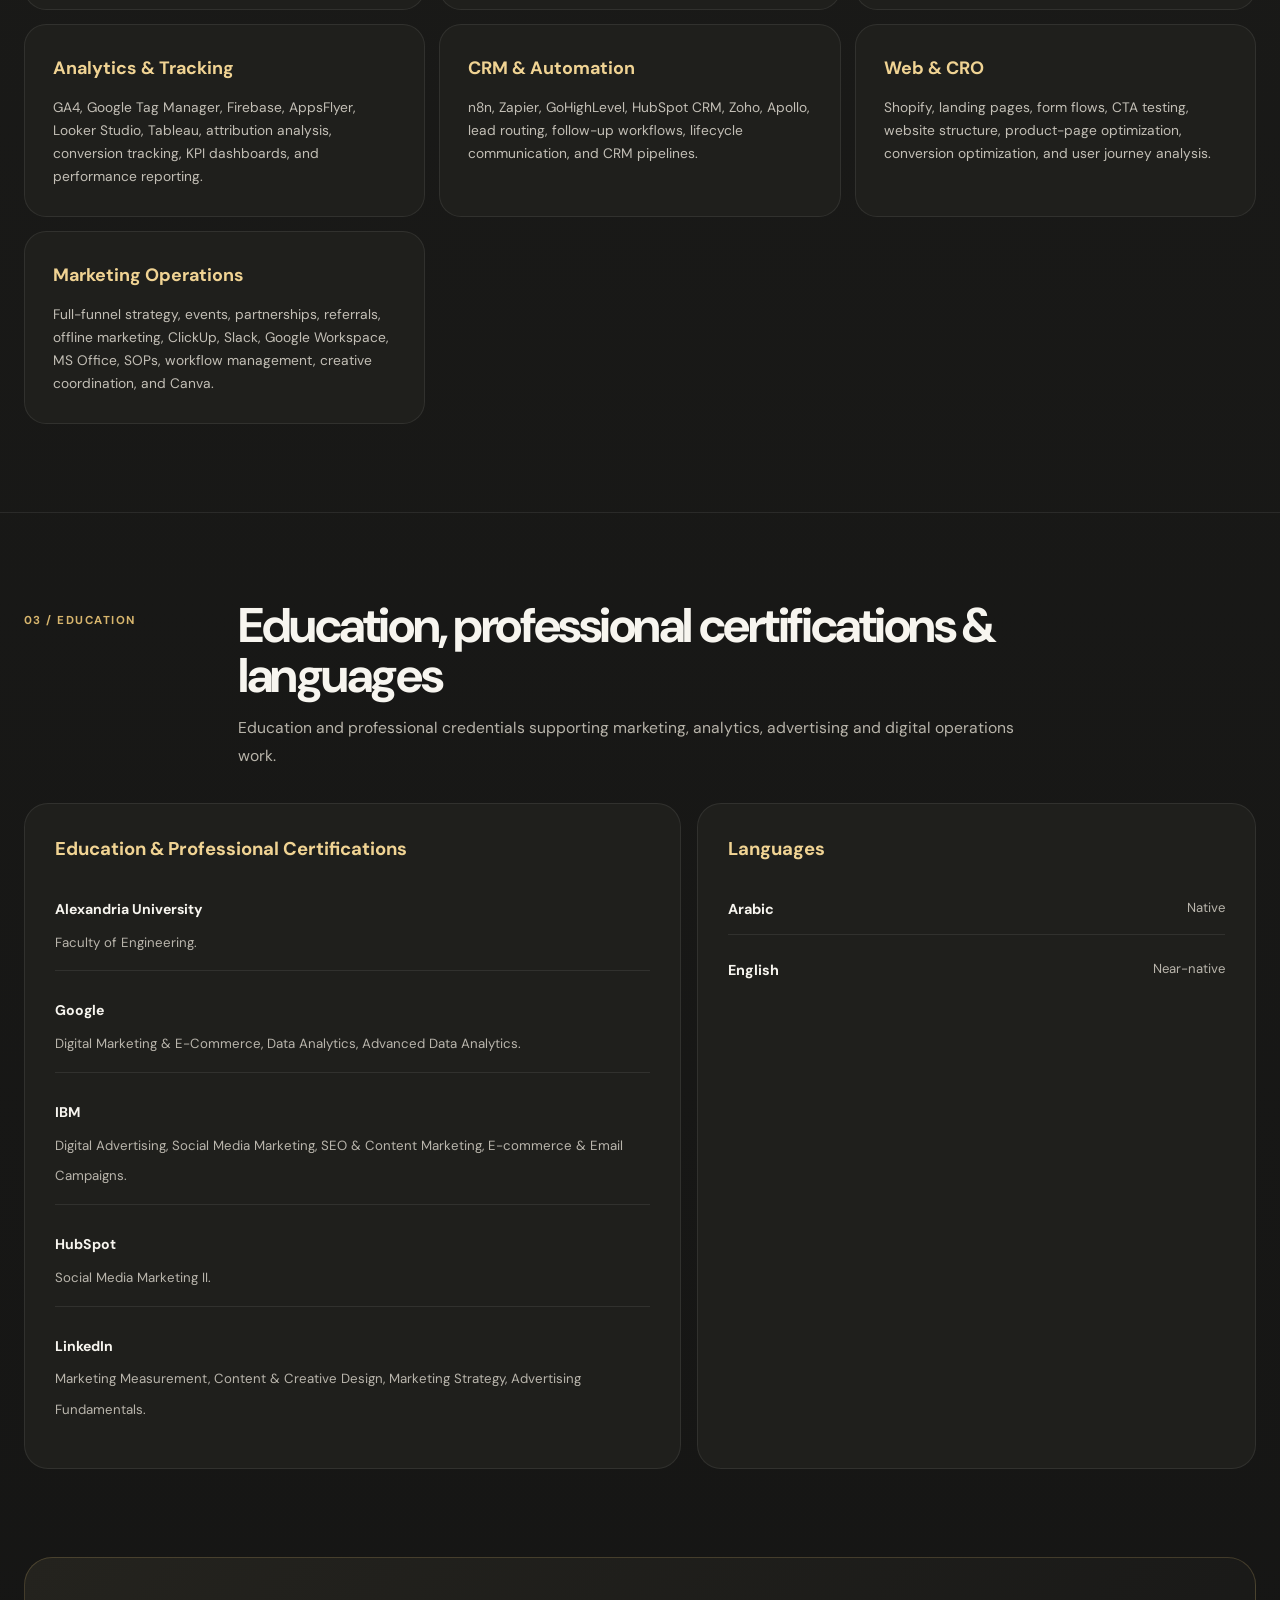
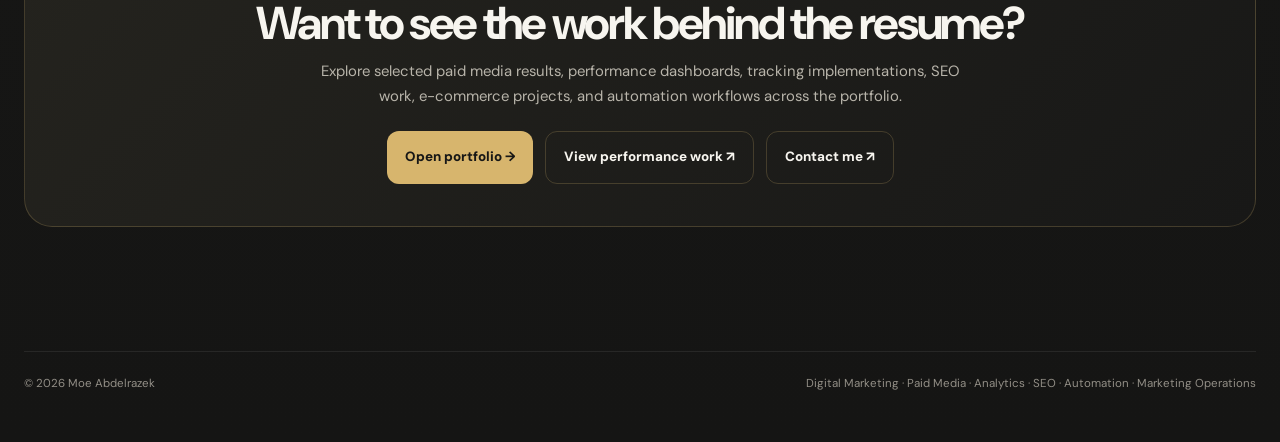
<file: resume.html>
<!doctype html>
<html lang="en">
<head>
<meta charset="utf-8">
<meta name="viewport" content="width=device-width,initial-scale=1">
<meta name="theme-color" content="#171716">
<meta name="description" content="Moe Abdelrazek — Digital Marketing, Performance Marketing, Paid Media, SEO, Analytics, CRM Automation and Marketing Operations.">
<title>Moe Abdelrazek — Resume</title>

<link rel="preconnect" href="https://fonts.googleapis.com">
<link rel="preconnect" href="https://fonts.gstatic.com" crossorigin>
<link href="https://fonts.googleapis.com/css2?family=DM+Sans:wght@400;500;600;700;800&display=swap" rel="stylesheet">
<link rel="stylesheet" href="portfolio.css">

<style>
  .resume-page{
    padding-top:110px;
  }

  .resume-hero{
    padding:70px 0 54px;
  }

  .resume-hero-grid{
    display:grid;
    grid-template-columns:minmax(0,1.4fr) minmax(280px,.6fr);
    gap:54px;
    align-items:end;
  }

  .resume-title{
    margin:18px 0 18px;
    max-width:880px;
    font-size:clamp(3.2rem,6vw,6.1rem);
    line-height:.96;
    letter-spacing:-.065em;
  }

  .resume-title span{
    color:var(--gold2);
  }

  .resume-intro{
    max-width:790px;
    margin:0;
    color:var(--muted);
    font-size:1.05rem;
    line-height:1.78;
  }

  .resume-contact-card{
    border:1px solid var(--line);
    border-radius:24px;
    padding:24px;
    background:linear-gradient(145deg,#23231f,#1c1c1a);
    box-shadow:var(--shadow);
  }

  .resume-contact-card h2{
    margin:0 0 15px;
    font-size:1rem;
    color:var(--gold2);
  }

  .resume-contact-list{
    display:grid;
    gap:10px;
  }

  .resume-contact-item{
    padding:11px 12px;
    border-radius:11px;
    border:1px solid var(--line2);
    background:rgba(255,255,255,.025);
  }

  .resume-contact-item span{
    display:block;
    color:#97938a;
    font-size:.67rem;
    font-weight:700;
    text-transform:uppercase;
    letter-spacing:.08em;
  }

  .resume-contact-item a,
  .resume-contact-item strong{
    display:block;
    margin-top:2px;
    color:#f1ede5;
    font-size:.86rem;
    font-weight:700;
    text-decoration:none;
  }

  .resume-actions{
    display:flex;
    flex-wrap:wrap;
    gap:10px;
    margin-top:26px;
  }

  .resume-strip{
    border-top:1px solid var(--line2);
    border-bottom:1px solid var(--line2);
    background:#1a1a18;
  }

  .resume-strip-inner{
    display:grid;
    grid-template-columns:repeat(4,1fr);
  }

  .resume-strip-item{
    padding:22px 24px;
    border-right:1px solid var(--line2);
  }

  .resume-strip-item:last-child{
    border-right:0;
  }

  .resume-strip-item b{
    display:block;
    color:var(--gold2);
    font-size:1.05rem;
  }

  .resume-strip-item span{
    display:block;
    margin-top:2px;
    color:#918d85;
    font-size:.68rem;
    text-transform:uppercase;
    letter-spacing:.08em;
    font-weight:700;
  }

  .resume-section{
    padding:88px 0;
  }

  .resume-section + .resume-section{
    border-top:1px solid var(--line2);
  }

  .resume-section-head{
    display:grid;
    grid-template-columns:180px 1fr;
    gap:34px;
    margin-bottom:34px;
  }

  .resume-section-head h2{
    margin:0;
    max-width:820px;
    font-size:clamp(2.2rem,3.8vw,3.8rem);
    line-height:1.03;
    letter-spacing:-.05em;
  }

  .resume-section-head p{
    max-width:780px;
    margin:13px 0 0;
    color:var(--muted);
    font-size:.98rem;
    line-height:1.75;
  }

  .experience-list{
    display:grid;
    gap:14px;
  }

  .experience-card{
    display:grid;
    grid-template-columns:220px 1fr;
    gap:30px;
    padding:30px;
    border:1px solid var(--line2);
    border-radius:24px;
    background:linear-gradient(145deg,#22221f,#1d1d1b);
  }

  .experience-date{
    color:var(--gold2);
    font-size:.88rem;
    font-weight:800;
    line-height:1.35;
  }

  .experience-meta{
    margin-top:7px;
    color:#99958d;
    font-size:.74rem;
    line-height:1.55;
  }

  .experience-content h3{
    margin:0 0 7px;
    font-size:1.32rem;
    line-height:1.2;
    letter-spacing:-.025em;
  }

  .experience-content ul{
    margin:14px 0 0;
    padding-left:20px;
  }

  .experience-content li{
    margin:8px 0;
    color:#c7c3ba;
    font-size:.91rem;
    line-height:1.67;
  }

  .role-badge{
    display:inline-flex;
    margin-top:2px;
    padding:5px 8px;
    border:1px solid var(--line);
    border-radius:999px;
    color:#d9d2c1;
    font-size:.62rem;
    font-weight:700;
  }

  .skills-grid{
    display:grid;
    grid-template-columns:repeat(3,1fr);
    gap:14px;
  }

  .skill-card{
    padding:28px;
    border:1px solid var(--line2);
    border-radius:22px;
    background:#1f1f1c;
  }

  .skill-card h3{
    margin:0 0 12px;
    color:var(--gold2);
    font-size:1.12rem;
  }

  .skill-card p{
    margin:0;
    color:#c3bfb6;
    font-size:.86rem;
    line-height:1.68;
  }

  .education-grid{
    display:grid;
    grid-template-columns:1.08fr .92fr;
    gap:16px;
  }

  .resume-panel{
    padding:30px;
    border:1px solid var(--line2);
    border-radius:24px;
    background:#1f1f1c;
  }

  .resume-panel h3{
    margin:0 0 18px;
    color:var(--gold2);
    font-size:1.16rem;
  }

  .credential-list{
    display:grid;
    gap:14px;
  }

  .credential-item{
    padding:14px 0;
    border-bottom:1px solid var(--line2);
  }

  .credential-item:last-child{
    border-bottom:0;
  }

  .credential-item b{
    display:block;
    margin-bottom:4px;
    font-size:.88rem;
  }

  .credential-item span{
    color:#b9b5ac;
    font-size:.83rem;
    line-height:1.6;
  }

  .language-list{
    display:grid;
    gap:10px;
  }

  .language{
    display:flex;
    justify-content:space-between;
    gap:16px;
    padding:13px 0;
    border-bottom:1px solid var(--line2);
  }

  .language:last-child{
    border-bottom:0;
  }

  .language b{
    font-size:.9rem;
  }

  .language span{
    color:#b9b5ac;
    font-size:.82rem;
  }

  .resume-bottom{
    padding:0 0 88px;
  }

  .resume-bottom-card{
    padding:42px;
    border:1px solid var(--line);
    border-radius:28px;
    background:linear-gradient(135deg,#24231e,#181817);
    text-align:center;
  }

  .resume-bottom-card h2{
    margin:0 0 12px;
    font-size:clamp(2rem,3.6vw,3.7rem);
    line-height:1.02;
    letter-spacing:-.05em;
  }

  .resume-bottom-card p{
    max-width:650px;
    margin:0 auto 22px;
    color:var(--muted);
    font-size:.93rem;
  }

  @media(max-width:980px){
    .resume-hero-grid,
    .resume-section-head,
    .education-grid{
      grid-template-columns:1fr;
    }

    .resume-strip-inner{
      grid-template-columns:repeat(2,1fr);
    }

    .resume-strip-item:nth-child(2){
      border-right:0;
    }

    .resume-strip-item:nth-child(-n+2){
      border-bottom:1px solid var(--line2);
    }

    .experience-card{
      grid-template-columns:1fr;
      gap:14px;
    }

    .skills-grid{
      grid-template-columns:1fr 1fr;
    }
  }

  @media(max-width:700px){
    .resume-page{padding-top:90px}
    .resume-hero{padding:46px 0}
    .resume-title{font-size:3rem}
    .resume-strip-inner,
    .skills-grid{
      grid-template-columns:1fr;
    }

    .resume-strip-item{
      border-right:0;
      border-bottom:1px solid var(--line2);
    }

    .resume-strip-item:last-child{
      border-bottom:0;
    }

    .resume-section{
      padding:66px 0;
    }

    .experience-card,
    .skill-card,
    .resume-panel{
      padding:22px;
    }

    .resume-bottom-card{
      padding:34px 20px;
    }
  }
</style>
</head>

<body class="fade">
<div class="progress" id="progress"></div>

<nav class="nav" id="nav">
  <a class="brand" href="index.html"><span class="brand-dot"></span>Moe Abdelrazek</a>
  <div class="navlinks">
    <a href="index.html">Portfolio</a>
    <a href="#experience">Experience</a>
    <a href="#skills">Skills</a>
    <a href="#education">Education</a>
  </div>
  <a class="navcta" href="mailto:moe-abdelrazek@outlook.com">Contact ↗</a>
  <button class="menu" id="menu" aria-label="Open navigation">☰</button>
</nav>

<main class="resume-page">

<section class="resume-hero">
  <div class="wrap resume-hero-grid">
    <div>
      <div class="eyebrow">Resume · Digital Marketing &amp; Performance</div>
      <h1 class="resume-title">Moe <span>Abdelrazek</span></h1>

      <p class="resume-intro">
        Digital marketing and performance marketing professional with experience since 2018 across full-funnel strategy,
        paid media, media planning and buying, SEO, content, CRO, analytics, attribution, CRM automation, reporting,
        website optimization, and marketing operations. Experienced across real estate, fintech, SaaS, e-commerce,
        automotive, B2B, technology, consulting, financial services, and service businesses in the US, Canada,
        Germany, UAE, and Saudi Arabia.
      </p>

      <div class="resume-actions">
        <a class="btn btn-gold" href="index.html">← Back to portfolio</a>
        <a class="btn btn-outline" href="Moe%20Abdelrazek%20-%20CV.pdf" target="_blank" rel="noopener">Download PDF ↗</a>
      </div>
    </div>

    <aside class="resume-contact-card">
      <h2>Contact</h2>
      <div class="resume-contact-list">

        <div class="resume-contact-item">
          <span>Email</span>
          <a href="mailto:moe-abdelrazek@outlook.com">moe-abdelrazek@outlook.com</a>
        </div>

        <div class="resume-contact-item">
          <span>LinkedIn</span>
          <a href="https://www.linkedin.com/in/moe-abdelrazek/" target="_blank" rel="noopener">
            linkedin.com/in/moe-abdelrazek ↗
          </a>
        </div>

        <div class="resume-contact-item">
          <span>Portfolio</span>
          <a href="index.html">View selected work ↗</a>
        </div>

      </div>
    </aside>
  </div>
</section>

<div class="resume-strip">
  <div class="wrap resume-strip-inner">
    <div class="resume-strip-item">
      <b>Paid Media</b>
      <span>Search · Social · Shopping</span>
    </div>

    <div class="resume-strip-item">
      <b>SEO &amp; CRO</b>
      <span>Technical · Local · Conversion</span>
    </div>

    <div class="resume-strip-item">
      <b>Analytics</b>
      <span>GA4 · GTM · Reporting</span>
    </div>

    <div class="resume-strip-item">
      <b>Automation</b>
      <span>n8n · CRM · Workflows</span>
    </div>
  </div>
</div>

<section class="resume-section" id="experience">
  <div class="wrap">
    <div class="resume-section-head">
      <div class="kicker">01 / Experience</div>
      <div>
        <h2>Professional experience</h2>
        <p>
          Paid media, marketing management, SEO, e-commerce, analytics, CRM and automation experience
          across agency, in-house, contract and freelance roles.
        </p>
      </div>
    </div>

    <div class="experience-list">

      <article class="experience-card">
        <div>
          <div class="experience-date">Jun 2024 to Present</div>
          <div class="experience-meta">Toronto, Ontario, Canada · Remote</div>
          <span class="role-badge">Contract</span>
        </div>
        <div class="experience-content">
          <h3>Media Buyer | WSI ALM</h3>
          <ul>
            <li>
              Manage and optimize <strong>Google Ads</strong>, <strong>Meta Ads</strong>,
              <strong>Microsoft Advertising</strong>, <strong>LinkedIn Ads</strong>,
              <strong>Amazon Ads</strong>, <strong>TikTok Ads</strong>, and
              <strong>Snapchat Ads</strong> across finance, fintech, SaaS, e-commerce,
              automotive, and service accounts.
            </li>
            <li>
              Build campaign structures, keyword and audience frameworks, bidding strategies,
              budgets, ad groups, product campaigns, retargeting, and conversion-focused account setups.
            </li>
            <li>
              Audit conversion tracking, attribution, search terms, spend efficiency, and lead quality
              to improve CPL, ROAS, conversion volume, and qualified lead performance.
            </li>
            <li>
              Build Looker Studio dashboards and monthly performance reports, translating campaign data
              into clear optimization actions and client recommendations.
            </li>
          </ul>
        </div>
      </article>

      <article class="experience-card">
        <div>
          <div class="experience-date">Apr 2021 to Nov 2026</div>
          <div class="experience-meta">US Real Estate · Remote</div>
          <span class="role-badge">Freelance</span>
        </div>
        <div class="experience-content">
          <h3>Marketing Manager | VP Realty</h3>
          <ul>
            <li>
              Manage <strong>Google Ads</strong>, <strong>Meta Ads</strong>, paid search, paid social,
              CRM, website, content, listings, agent marketing, local SEO, conversion tracking,
              and campaign coordination.
            </li>
            <li>
              Plan and optimize paid campaigns for buyer, seller, and local-market acquisition,
              including audiences, creative, landing pages, lead quality, and follow-up workflows.
            </li>
            <li>
              Build and maintain GoHighLevel and n8n automations for lead capture, routing, CRM notes,
              follow-up, operational QA, and task accountability.
            </li>
            <li>
              Support website SEO, Search Console, local landing pages, content planning, and reporting
              to connect paid and organic acquisition with CRM outcomes.
            </li>
          </ul>
        </div>
      </article>

      <article class="experience-card">
        <div>
          <div class="experience-date">Jan 2021 to Mar 2024</div>
          <div class="experience-meta">UAE · Remote</div>
          <span class="role-badge">Full-Time</span>
        </div>
        <div class="experience-content">
          <h3>Marketing &amp; SEO Lead | TechnoSignage &amp; Technomounts</h3>
          <ul>
            <li>
              Led digital marketing across <strong>Google Ads</strong>, <strong>Meta Ads</strong>,
              SEO, content, website optimization, lead generation, campaign planning, reporting,
              and marketing operations.
            </li>
            <li>
              Managed paid search and paid social campaigns, including targeting, budgets, ad copy,
              creative coordination, landing pages, conversion tracking, and ongoing performance optimization.
            </li>
            <li>
              Led technical and on-page SEO across Search Console, schema, metadata, internal linking,
              FAQs, keyword targeting, service pages, and content optimization.
            </li>
            <li>
              Planned commercial and SEO content across digital signage, AI, business intelligence,
              web development, and digital transformation services.
            </li>
            <li>
              Aligned website structure, search intent, content, paid acquisition, and reporting
              with lead-generation and broader marketing priorities.
            </li>
          </ul>
        </div>
      </article>

      <article class="experience-card">
        <div>
          <div class="experience-date">Aug 2018 to Sep 2021</div>
          <div class="experience-meta">Germany · Remote</div>
          <span class="role-badge">Freelance</span>
        </div>
        <div class="experience-content">
          <h3>Marketing &amp; E-Commerce Specialist | Ofela Kalala</h3>
          <ul>
            <li>
              Managed <strong>Google Ads</strong> and <strong>Meta Ads</strong> for e-commerce acquisition,
              including campaign setup, targeting, budgets, creative coordination, retargeting,
              and performance optimization.
            </li>
            <li>
              Worked across Shopify and Amazon on product listings, product-page optimization,
              merchandising, store structure, catalog quality, and conversion improvements.
            </li>
            <li>
              Created and optimized content for social media, product pages, website sections,
              paid ads, promotional campaigns, and e-commerce offers.
            </li>
            <li>
              Supported SEO and performance analysis through keyword research, metadata, internal linking,
              search-focused content updates, traffic review, and conversion analysis.
            </li>
          </ul>
        </div>
      </article>

      <article class="experience-card">
        <div>
          <div class="experience-date">Mar 2018 to Dec 2020</div>
          <div class="experience-meta">Saudi Arabia · Remote</div>
          <span class="role-badge">Full-Time</span>
        </div>
        <div class="experience-content">
          <h3>Marketing Specialist | Elite Consultant</h3>
          <ul>
            <li>
              Executed <strong>Google Ads</strong> and <strong>Meta Ads</strong> campaigns across lead generation,
              paid search, paid social, retargeting, audience targeting, budgets, ad copy,
              and conversion-focused landing pages.
            </li>
            <li>
              Supported content planning across social media, website pages, campaign messaging,
              service pages, lead magnets, and sales-support materials.
            </li>
            <li>
              Worked on SEO, keyword targeting, on-page optimization, website structure, content improvements,
              CRM structure, lead routing, follow-up logic, and campaign tracking.
            </li>
            <li>
              Prepared competitor research, audience insights, lead-quality analysis, performance reports,
              and marketing recommendations for consulting and B2B initiatives.
            </li>
          </ul>
        </div>
      </article>

    </div>
  </div>
</section>

<section class="resume-section" id="skills">
  <div class="wrap">
    <div class="resume-section-head">
      <div class="kicker">02 / Skills</div>
      <div>
        <h2>Core competencies</h2>
        <p>
          The platforms, channels, systems and operating capabilities used across performance
          marketing and full-funnel digital marketing work.
        </p>
      </div>
    </div>

    <div class="skills-grid">

      <article class="skill-card">
        <h3>Paid Media</h3>
        <p>
          Google Ads, Meta Ads, Microsoft Advertising, LinkedIn Ads, Amazon Ads, TikTok Ads,
          Snapchat Ads, paid search, paid social, media buying, bidding, budgets,
          campaign testing, retargeting, and lead generation.
        </p>
      </article>

      <article class="skill-card">
        <h3>Content</h3>
        <p>
          Content strategy, social media content, campaign messaging, ad copy, website content,
          landing-page copy, SEO content, content calendars, briefs, creative coordination,
          and performance-led content optimization.
        </p>
      </article>

      <article class="skill-card">
        <h3>SEO</h3>
        <p>
          Technical SEO, on-page SEO, local SEO, Search Console, schema, metadata,
          internal linking, FAQs, keyword strategy, service pages, and content optimization.
        </p>
      </article>

      <article class="skill-card">
        <h3>Analytics &amp; Tracking</h3>
        <p>
          GA4, Google Tag Manager, Firebase, AppsFlyer, Looker Studio, Tableau,
          attribution analysis, conversion tracking, KPI dashboards, and performance reporting.
        </p>
      </article>

      <article class="skill-card">
        <h3>CRM &amp; Automation</h3>
        <p>
          n8n, Zapier, GoHighLevel, HubSpot CRM, Zoho, Apollo, lead routing,
          follow-up workflows, lifecycle communication, and CRM pipelines.
        </p>
      </article>

      <article class="skill-card">
        <h3>Web &amp; CRO</h3>
        <p>
          Shopify, landing pages, form flows, CTA testing, website structure,
          product-page optimization, conversion optimization, and user journey analysis.
        </p>
      </article>

      <article class="skill-card">
        <h3>Marketing Operations</h3>
        <p>
          Full-funnel strategy, events, partnerships, referrals, offline marketing,
          ClickUp, Slack, Google Workspace, MS Office, SOPs, workflow management,
          creative coordination, and Canva.
        </p>
      </article>

    </div>
  </div>
</section>

<section class="resume-section" id="education">
  <div class="wrap">
    <div class="resume-section-head">
      <div class="kicker">03 / Education</div>
      <div>
        <h2>Education, professional certifications &amp; languages</h2>
        <p>
          Education and professional credentials supporting marketing, analytics,
          advertising and digital operations work.
        </p>
      </div>
    </div>

    <div class="education-grid">

      <div class="resume-panel">
        <h3>Education &amp; Professional Certifications</h3>

        <div class="credential-list">

          <div class="credential-item">
            <b>Alexandria University</b>
            <span>Faculty of Engineering.</span>
          </div>

          <div class="credential-item">
            <b>Google</b>
            <span>Digital Marketing &amp; E-Commerce, Data Analytics, Advanced Data Analytics.</span>
          </div>

          <div class="credential-item">
            <b>IBM</b>
            <span>
              Digital Advertising, Social Media Marketing, SEO &amp; Content Marketing,
              E-commerce &amp; Email Campaigns.
            </span>
          </div>

          <div class="credential-item">
            <b>HubSpot</b>
            <span>Social Media Marketing II.</span>
          </div>

          <div class="credential-item">
            <b>LinkedIn</b>
            <span>
              Marketing Measurement, Content &amp; Creative Design,
              Marketing Strategy, Advertising Fundamentals.
            </span>
          </div>

        </div>
      </div>

      <div class="resume-panel">
        <h3>Languages</h3>

        <div class="language-list">
          <div class="language">
            <b>Arabic</b>
            <span>Native</span>
          </div>

          <div class="language">
            <b>English</b>
            <span>Near-native</span>
          </div>
        </div>
      </div>

    </div>
  </div>
</section>

<section class="resume-bottom">
  <div class="wrap">
    <div class="resume-bottom-card">
      <h2>Want to see the work behind the resume?</h2>
      <p>
        Explore selected paid media results, performance dashboards, tracking implementations,
        SEO work, e-commerce projects, and automation workflows across the portfolio.
      </p>

      <div class="actions" style="justify-content:center">
        <a class="btn btn-gold" href="index.html">Open portfolio →</a>
        <a class="btn btn-outline" href="performance.html">View performance work ↗</a>
        <a class="btn btn-outline" href="mailto:moe-abdelrazek@outlook.com">Contact me ↗</a>
      </div>
    </div>
  </div>
</section>

</main>

<footer>
  <div class="wrap foot">
    <span>© 2026 Moe Abdelrazek</span>
    <span>Digital Marketing · Paid Media · Analytics · SEO · Automation · Marketing Operations</span>
  </div>
</footer>

<script>
const p=document.getElementById('progress');
const n=document.getElementById('nav');
const m=document.getElementById('menu');

function prog(){
  const x=document.documentElement.scrollHeight-innerHeight;
  p.style.width=(x?scrollY/x*100:0)+'%';
}
addEventListener('scroll',prog,{passive:true});
prog();

m.addEventListener('click',()=>n.classList.toggle('open'));
document.querySelectorAll('.navlinks a').forEach(a=>a.addEventListener('click',()=>n.classList.remove('open')));
</script>

</body>
</html>
</file>
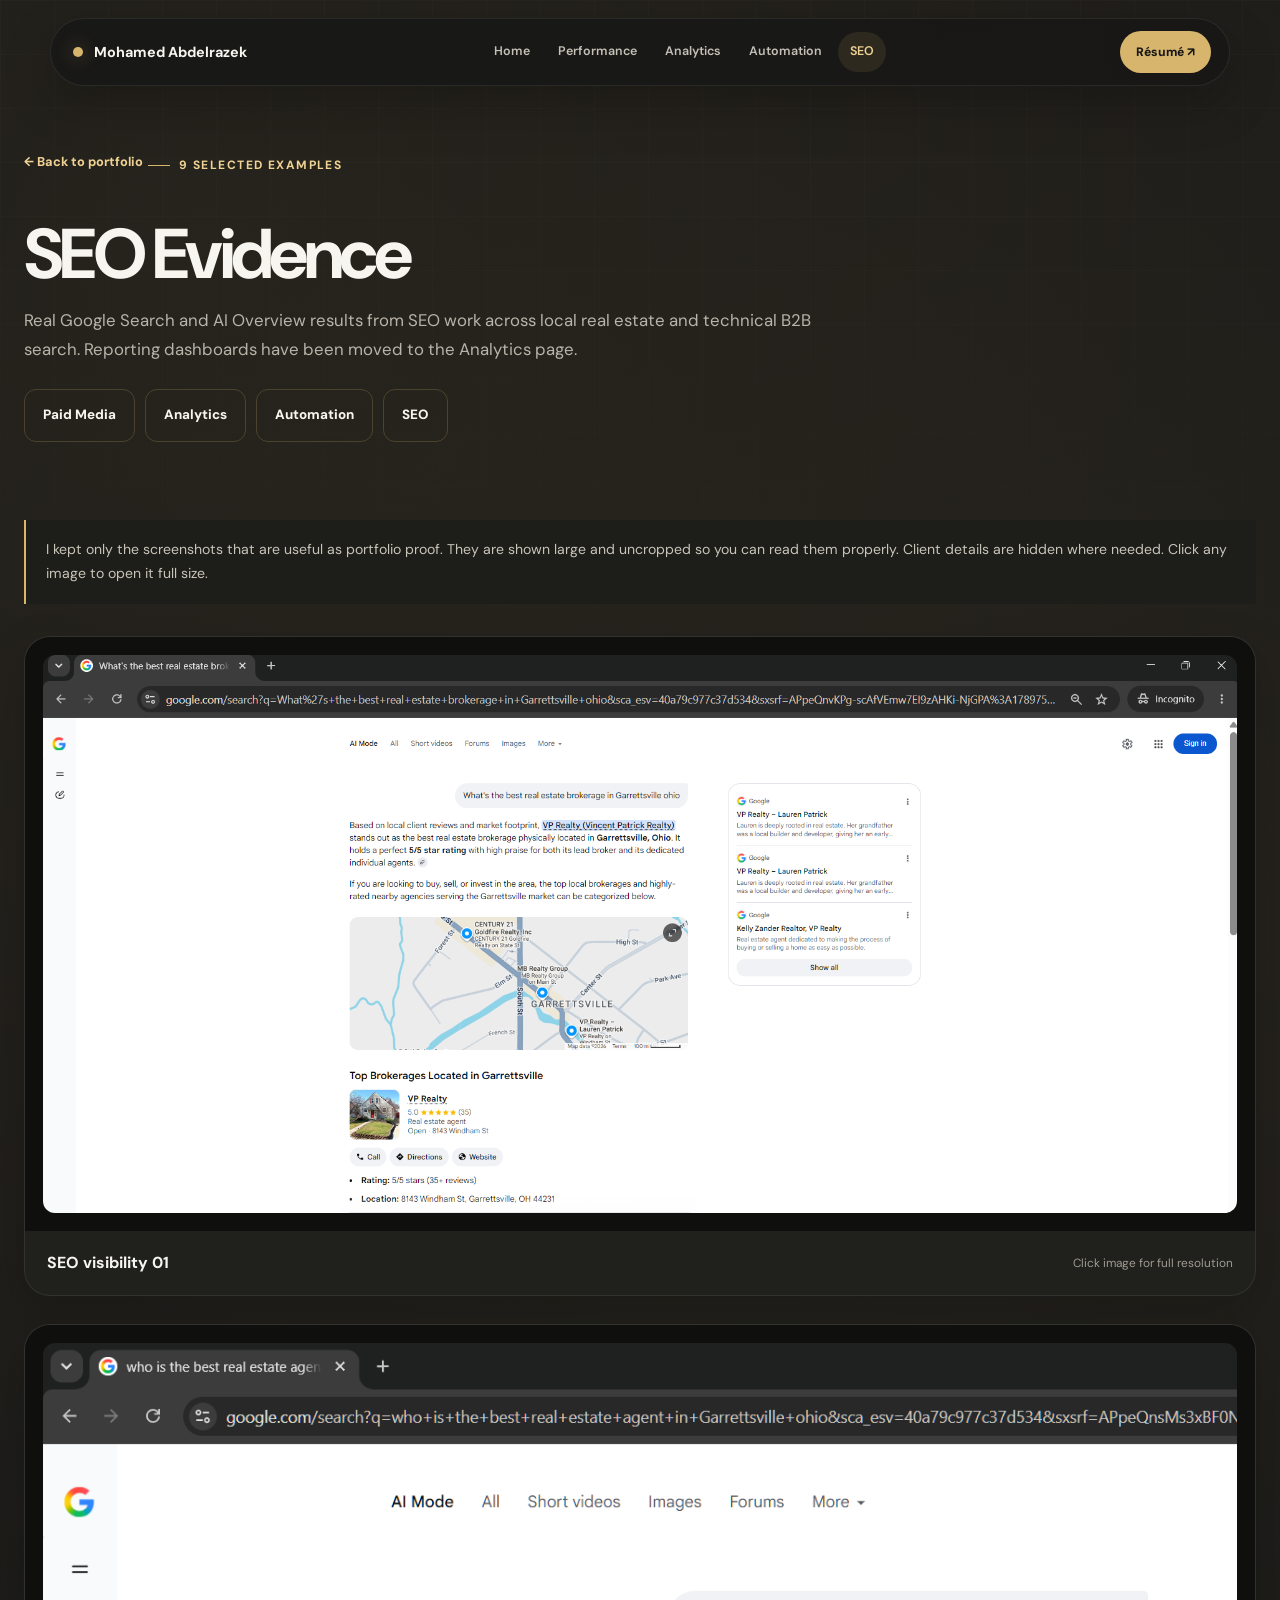
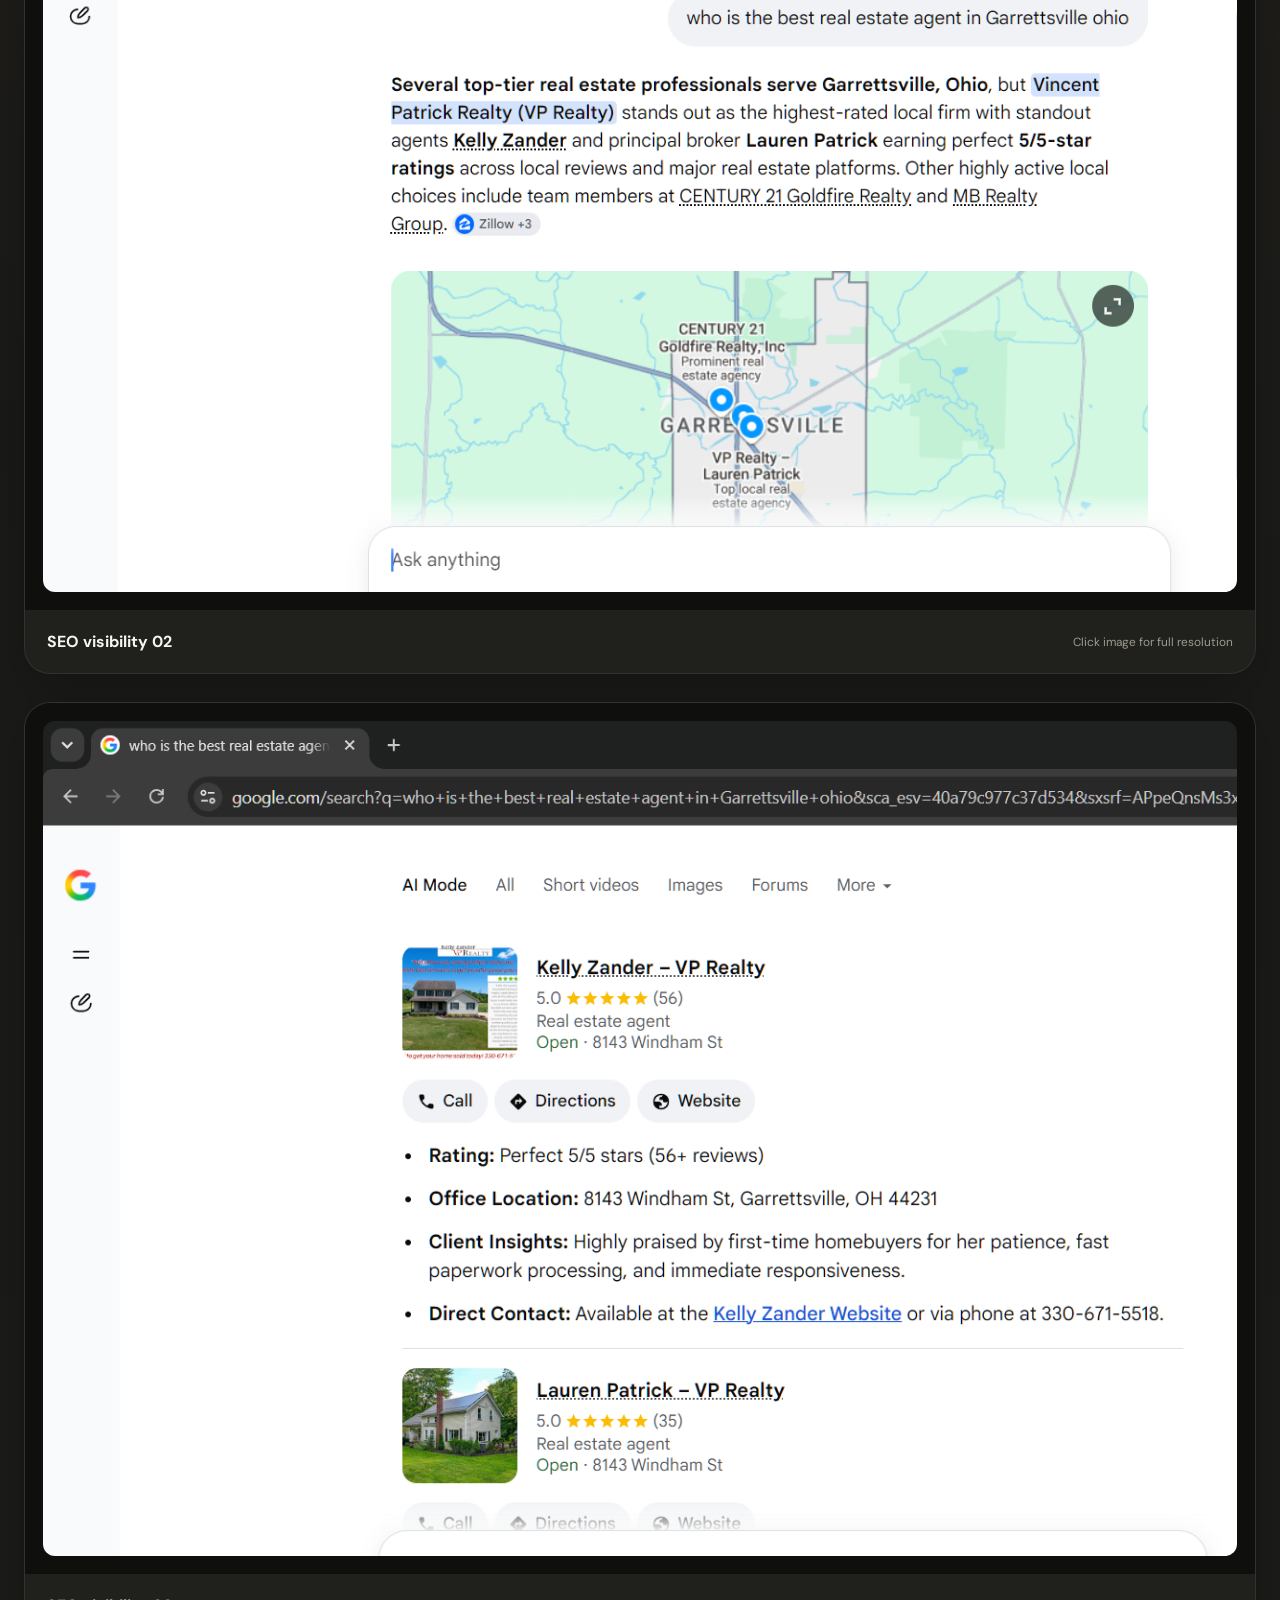
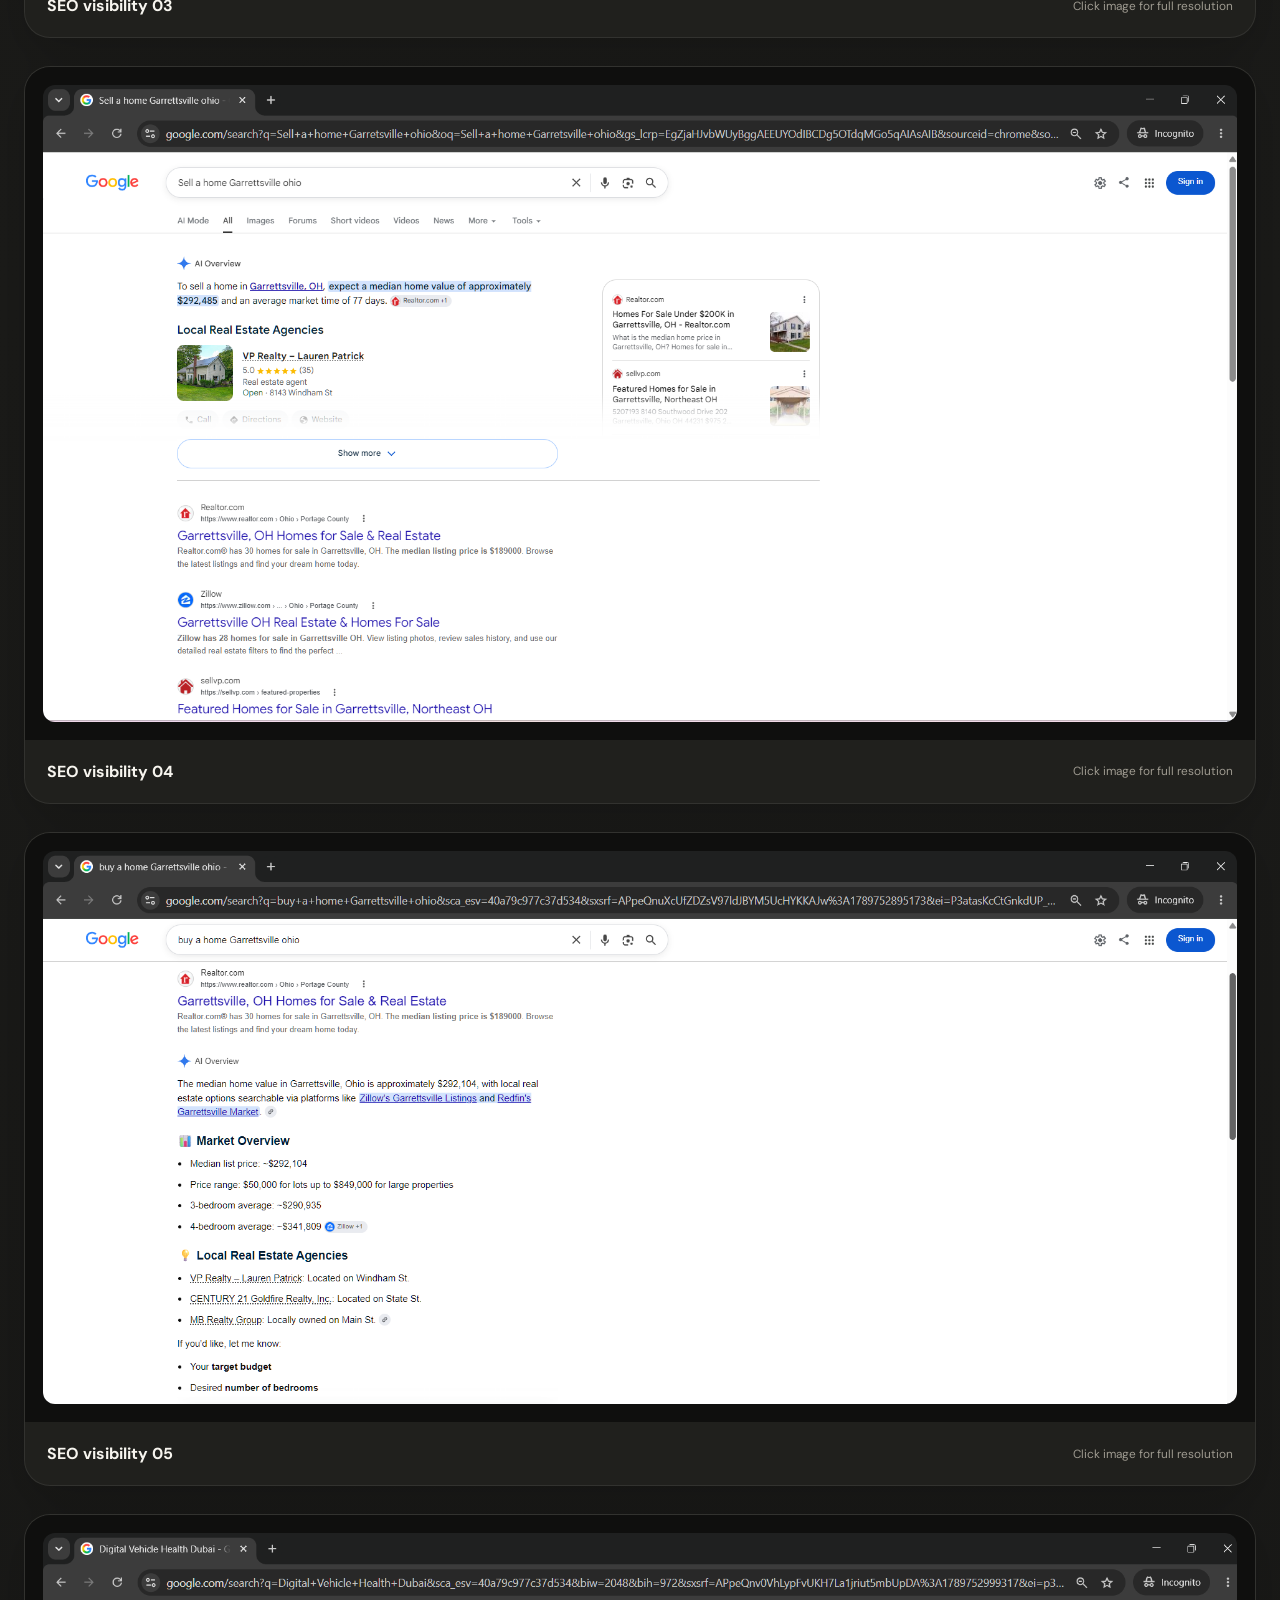
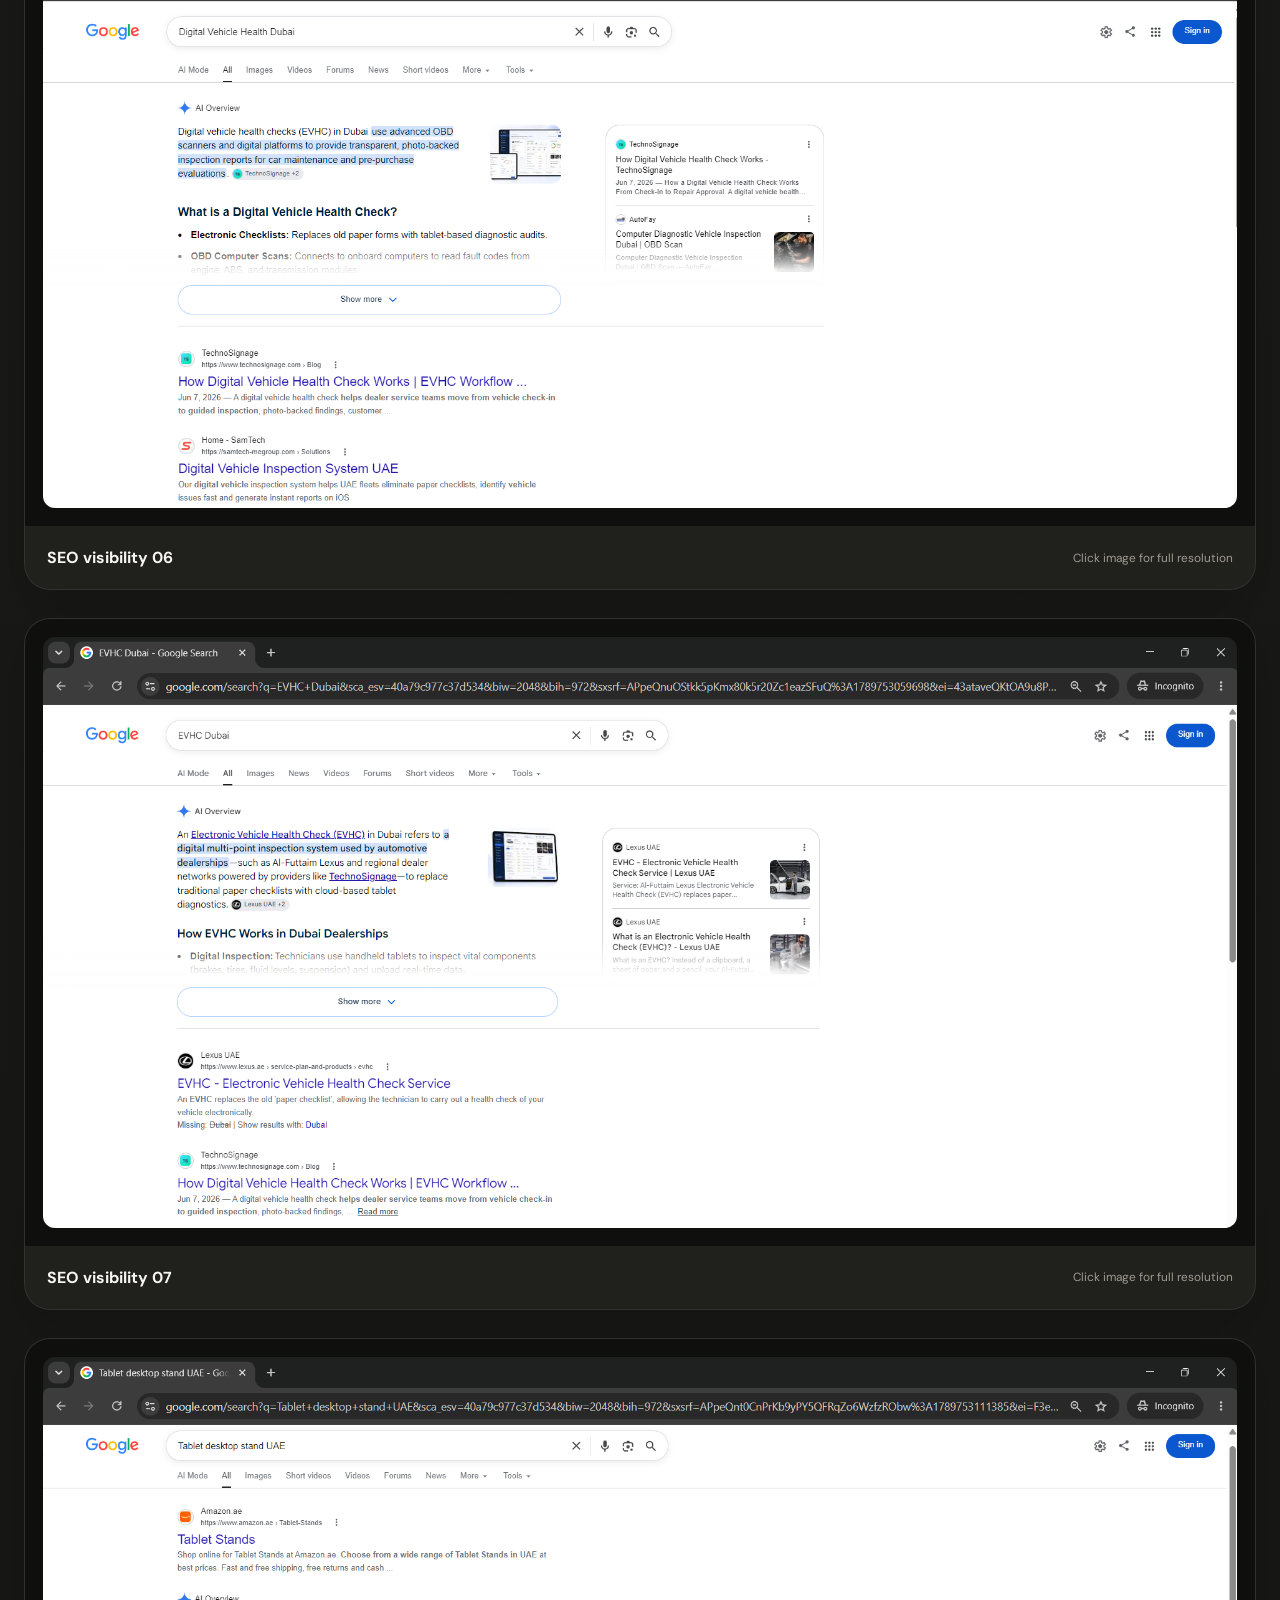
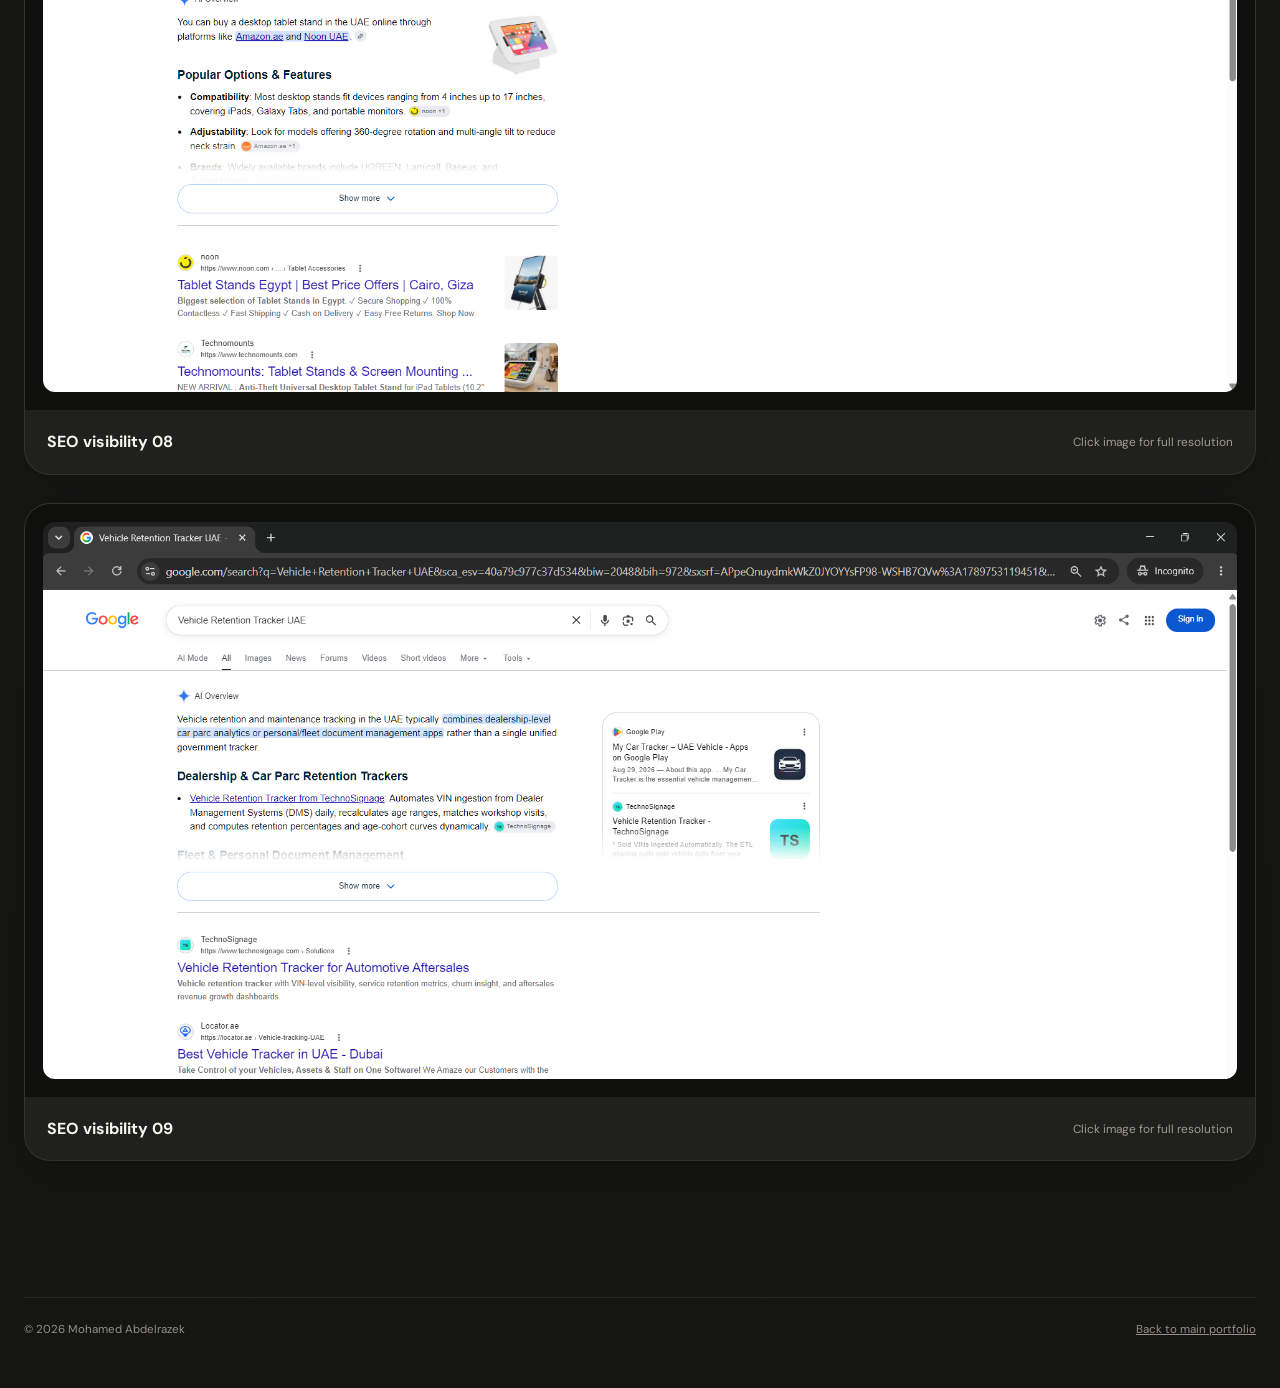
<file: seo.html>
<!doctype html>
<html lang="en">
<head>
<meta charset="utf-8"><meta name="viewport" content="width=device-width,initial-scale=1"><meta name="theme-color" content="#171716">
<title>SEO Evidence — Mohamed Abdelrazek</title>
<link rel="preconnect" href="https://fonts.googleapis.com"><link rel="preconnect" href="https://fonts.gstatic.com" crossorigin>
<link href="https://fonts.googleapis.com/css2?family=DM+Sans:wght@400;500;600;700;800&display=swap" rel="stylesheet">
<link rel="stylesheet" href="portfolio.css">
</head>
<body class="fade" data-section="seo">
<div class="progress" id="progress"></div>
<nav class="nav" id="nav">
<a class="brand" href="index.html"><span class="brand-dot"></span>Mohamed Abdelrazek</a>
<div class="navlinks">
<a href="index.html">Home</a>
<a href="performance.html">Performance</a>
<a href="analytics.html">Analytics</a>
<a href="automation.html">Automation</a>
<a class="active" href="seo.html">SEO</a>
</div>
<a class="navcta" href="resume.html?v=20260921-latest">Résumé ↗</a><button class="menu" id="menu">☰</button>
</nav>
<main>
<section class="proof-hero">
<div class="wrap">
<a class="back" href="index.html">← Back to portfolio</a>
<div class="eyebrow">9 selected examples</div>
<h1>SEO Evidence</h1>
<p>Real Google Search and AI Overview results from SEO work across local real estate and technical B2B search. Reporting dashboards have been moved to the Analytics page.</p>
<div class="proof-nav">
<a class="btn btn-outline" href="performance.html">Paid Media</a>
<a class="btn btn-outline" href="analytics.html">Analytics</a>
<a class="btn btn-outline" href="automation.html">Automation</a>
<a class="btn btn-outline" href="seo.html">SEO</a>
</div>
</div>
</section>
<section style="padding-top:20px">
<div class="wrap">
<div class="notice">I kept only the screenshots that are useful as portfolio proof. They are shown large and uncropped so you can read them properly. Client details are hidden where needed. Click any image to open it full size.</div>
<div class="gallery" id="gallery"></div>
</div>
</section>
</main>
<footer><div class="wrap foot"><span>© 2026 Mohamed Abdelrazek</span><a href="index.html">Back to main portfolio</a></div></footer>
<div class="lightbox" id="lightbox"><button class="close" id="close">×</button><div class="lightbox-stage"><img id="lightboxImg" alt=""><div id="lightboxMask"></div></div></div>
<script src="evidence.js"></script>
</body>
</html>
</file>
<file: portfolio.css>
:root{
  --bg:#171716;
  --bg2:#1d1d1a;
  --surface:#23231f;
  --surface2:#2a2924;
  --white:#f7f5ef;
  --muted:#b8b4aa;
  --gold:#d7b56d;
  --gold2:#f0d393;
  --line:rgba(215,181,109,.22);
  --line2:rgba(255,255,255,.08);
  --shadow:0 24px 70px rgba(0,0,0,.28);
  --max:1280px;
  --radius:26px;
}
*{box-sizing:border-box}
html{scroll-behavior:smooth}
body{
  margin:0;
  color:var(--white);
  background:
    radial-gradient(circle at 14% 3%,rgba(215,181,109,.07),transparent 24%),
    radial-gradient(circle at 88% 12%,rgba(215,181,109,.045),transparent 20%),
    linear-gradient(180deg,#171716 0%,#1b1b19 45%,#151514 100%);
  font-family:"DM Sans",system-ui,sans-serif;
  font-size:18px;
  line-height:1.7;
}
body:before{
  content:"";
  position:fixed;inset:0;z-index:-2;pointer-events:none;
  background-image:
    linear-gradient(rgba(255,255,255,.018) 1px,transparent 1px),
    linear-gradient(90deg,rgba(255,255,255,.018) 1px,transparent 1px);
  background-size:54px 54px;
  mask-image:linear-gradient(to bottom,#000,transparent 80%);
}
a{color:inherit}
img{max-width:100%}
.wrap{width:min(var(--max),calc(100% - 48px));margin:auto}
.progress{position:fixed;left:0;top:0;width:0;height:3px;z-index:4000;background:linear-gradient(90deg,var(--gold),var(--gold2))}
.nav{
  position:fixed;z-index:3000;top:18px;left:50%;transform:translateX(-50%);
  width:min(1180px,calc(100% - 30px));height:68px;
  padding:0 18px 0 22px;
  display:flex;align-items:center;justify-content:space-between;gap:18px;
  border:1px solid var(--line2);border-radius:999px;
  background:rgba(23,23,22,.88);backdrop-filter:blur(16px);
  box-shadow:0 18px 50px rgba(0,0,0,.22)
}
.brand{display:flex;align-items:center;gap:11px;text-decoration:none;font-size:.9rem;font-weight:700;white-space:nowrap}
.brand-dot{width:10px;height:10px;border-radius:50%;background:var(--gold);box-shadow:0 0 18px rgba(215,181,109,.45)}
.navlinks{display:flex;gap:4px}
.navlinks a{padding:9px 12px;border-radius:999px;text-decoration:none;color:#c5c1b7;font-size:.78rem;font-weight:600;transition:.18s ease}
.navlinks a:hover,.navlinks a.active{background:rgba(215,181,109,.11);color:var(--gold2)}
.navcta{padding:11px 16px;border-radius:999px;text-decoration:none;background:var(--gold);color:#171716;font-size:.76rem;font-weight:800;transition:.18s ease}
.navcta:hover{background:var(--gold2)}
.menu{display:none;border:0;background:none;color:var(--white);font-size:1.25rem;cursor:pointer}

.hero{min-height:760px;display:grid;align-items:center;padding:140px 0 92px}
.hero-grid{display:grid;grid-template-columns:minmax(0,1.38fr) minmax(290px,.62fr);gap:74px;align-items:center}
.eyebrow{display:inline-flex;align-items:center;gap:9px;color:var(--gold2);font-size:.75rem;font-weight:700;letter-spacing:.12em;text-transform:uppercase}
.eyebrow:before{content:"";width:22px;height:1px;background:var(--gold)}
h1,h2,h3,p{margin-top:0}
h1{max-width:840px;margin:24px 0 24px;font-size:clamp(3.5rem,6vw,6rem);line-height:.96;letter-spacing:-.065em}
.serif{font-family:"DM Sans",system-ui,sans-serif;font-weight:700;color:var(--gold2)}
.hero-copy{max-width:720px;color:#c7c3ba;font-size:1.16rem;line-height:1.7;margin-bottom:30px}
.actions{display:flex;flex-wrap:wrap;gap:12px}
.btn{display:inline-flex;align-items:center;justify-content:center;gap:8px;padding:14px 18px;border-radius:12px;text-decoration:none;font-size:.84rem;font-weight:800;transition:.18s ease}
.btn-gold{background:var(--gold);color:#171716}
.btn-gold:hover{background:var(--gold2)}
.btn-outline{border:1px solid var(--line);background:transparent;color:var(--white)}
.btn-outline:hover{border-color:var(--gold);color:var(--gold2)}
.hero-metrics{display:grid;grid-template-columns:repeat(3,1fr);gap:10px;margin-top:34px;max-width:760px}
.hero-metric{padding:18px;border:1px solid var(--line2);border-radius:14px;background:rgba(255,255,255,.025)}
.hero-metric strong{display:block;color:var(--gold2);font-size:1.55rem;letter-spacing:-.04em}
.hero-metric span{display:block;margin-top:2px;color:#99958d;font-size:.68rem;text-transform:uppercase;letter-spacing:.08em;font-weight:700}
.portrait-card{justify-self:end;width:310px;padding:12px;border:1px solid var(--line);border-radius:30px;background:linear-gradient(145deg,#25251f,#1d1d1b);box-shadow:var(--shadow)}
.portrait{height:410px;border-radius:20px;position:relative;overflow:hidden;background:linear-gradient(to top,rgba(16,16,15,.9),rgba(16,16,15,.02) 60%),url('profile.jpg') center 16%/cover no-repeat}
.portrait-copy{position:absolute;left:22px;right:22px;bottom:22px}
.portrait-copy small{color:#ddd8cc;font-size:.72rem;font-weight:600}
.portrait-copy strong{display:block;margin-top:4px;font-family:"DM Sans",system-ui,sans-serif;font-weight:700;color:var(--gold2);font-size:1.55rem;line-height:1.05}

.band{border-top:1px solid var(--line2);border-bottom:1px solid var(--line2);background:#1a1a18}
.band-row{display:grid;grid-template-columns:repeat(4,1fr)}
.band-item{padding:24px 26px;border-right:1px solid var(--line2)}
.band-item:last-child{border-right:0}
.band-item strong{display:block;color:var(--gold2);font-size:1.8rem;letter-spacing:-.04em}
.band-item span{font-size:.7rem;color:#99958d;text-transform:uppercase;letter-spacing:.08em;font-weight:700}

section{padding:100px 0}
.section-head{display:grid;grid-template-columns:180px 1fr;gap:34px;margin-bottom:42px}
.kicker{padding-top:10px;color:var(--gold);font-size:.72rem;font-weight:700;letter-spacing:.13em;text-transform:uppercase}
.title{max-width:880px;margin:0;font-size:clamp(2.6rem,4.2vw,4.4rem);line-height:1.02;letter-spacing:-.055em}
.sub{max-width:780px;margin:16px 0 0;color:var(--muted);font-size:1.03rem;line-height:1.8}
.divider{height:1px;background:var(--line2);margin:0}

.cap-grid{display:grid;grid-template-columns:repeat(2,1fr);gap:16px}
.cap{padding:34px;border:1px solid var(--line2);border-radius:var(--radius);background:linear-gradient(145deg,#22221f,#1d1d1b)}
.cap .num{font-family:"DM Sans",system-ui,sans-serif;color:var(--gold);font-size:1.28rem;font-weight:800}
.cap h3{margin:12px 0 12px;font-size:1.45rem;letter-spacing:-.03em}
.cap p{margin:0;color:var(--muted);font-size:.95rem}
.tags{display:flex;flex-wrap:wrap;gap:8px;margin-top:18px}
.tag{padding:6px 9px;border:1px solid var(--line);border-radius:999px;color:#d9d4c9;font-size:.67rem;font-weight:700}

.approach{display:grid;grid-template-columns:1fr 1fr;gap:16px}
.approach-card{padding:36px;border-left:2px solid var(--gold);background:#1d1d1b}
.approach-card h3{font-size:1.5rem;margin-bottom:10px}
.approach-card p{color:var(--muted);font-size:.96rem;margin:0}

.evidence-home{display:grid;grid-template-columns:repeat(3,1fr);gap:16px}
.evidence-card{display:flex;flex-direction:column;overflow:hidden;border:1px solid var(--line2);border-radius:var(--radius);background:#1f1f1c;min-height:100%}
.evidence-preview{height:280px;position:relative;display:flex;align-items:center;justify-content:center;background:#111}
.evidence-preview img{width:100%;height:100%;object-fit:contain}
.evidence-body{padding:28px;display:flex;flex-direction:column;flex:1}
.evidence-body .mini{color:var(--gold);font-size:.68rem;font-weight:700;text-transform:uppercase;letter-spacing:.1em}
.evidence-body h3{font-size:1.55rem;line-height:1.15;margin:10px 0 10px}
.evidence-body p{color:var(--muted);font-size:.9rem;line-height:1.7;margin-bottom:22px}
.evidence-body .btn{margin-top:auto;align-self:flex-start}
.mask-paid{position:absolute;left:0;top:0;width:28%;height:100%;background:rgba(28,28,26,.82);backdrop-filter:blur(9px)}
.mask-paid:after{content:"CLIENT ANONYMIZED";position:absolute;left:12px;top:12px;padding:5px 7px;border:1px solid var(--line);border-radius:999px;background:#1b1b19;color:#d8d1c0;font-size:.48rem;font-weight:700;letter-spacing:.07em}
.mask-auto{position:absolute;left:0;top:0;width:56%;height:54px;background:rgba(27,27,25,.78);backdrop-filter:blur(10px)}

.markets{display:grid;grid-template-columns:1fr 1fr;gap:22px;padding:38px;border:1px solid var(--line2);border-radius:var(--radius);background:#1e1e1b}
.market-grid{display:grid;grid-template-columns:repeat(3,1fr);gap:8px}
.market{padding:13px 10px;text-align:center;border:1px solid var(--line2);border-radius:10px;color:#d8d3c8;font-size:.78rem;font-weight:700}
.industry-list{display:flex;flex-wrap:wrap;gap:8px}
.industry{padding:7px 10px;border:1px solid var(--line);border-radius:999px;color:#d6d0c4;font-size:.7rem;font-weight:700}

.contact{padding:68px 36px;text-align:center;border:1px solid var(--line);border-radius:32px;background:linear-gradient(135deg,#24231e,#181817)}
.contact .kicker{padding-top:0}
.contact h2{max-width:860px;margin:12px auto 16px;font-size:clamp(2.7rem,4.6vw,4.8rem);line-height:1;letter-spacing:-.055em}
.contact p{max-width:700px;margin:0 auto 28px;color:var(--muted);font-size:1rem}

footer{padding:36px 0 48px;color:#928e86;font-size:.72rem}
.foot{display:flex;justify-content:space-between;gap:18px;border-top:1px solid var(--line2);padding-top:22px}

/* evidence pages */
.proof-hero{padding:145px 0 58px}
.proof-hero h1{font-size:clamp(3.3rem,5.5vw,5.5rem);margin-bottom:18px}
.proof-hero p{max-width:790px;color:var(--muted);font-size:1.05rem}
.proof-nav{display:flex;flex-wrap:wrap;gap:10px;margin-top:26px}
.gallery{display:grid;grid-template-columns:1fr;gap:28px}
.shot{overflow:hidden;border:1px solid var(--line2);border-radius:26px;background:#20201d;box-shadow:0 16px 45px rgba(0,0,0,.18)}
.shot-media{position:relative;background:#0f0f0e;padding:18px;cursor:zoom-in}
.shot-media img{display:block;width:100%;height:auto;max-height:none;object-fit:contain;border-radius:12px}
.shot-caption{display:flex;justify-content:space-between;gap:18px;align-items:center;padding:18px 22px}
.shot-caption strong{font-size:1rem}
.shot-caption span{color:#9e9a90;font-size:.74rem}
.back{display:inline-flex;align-items:center;gap:8px;color:var(--gold2);text-decoration:none;font-size:.8rem;font-weight:700;margin-bottom:24px}
.notice{margin-bottom:32px;padding:18px 20px;border-left:2px solid var(--gold);background:#1d1d1a;color:#c9c4b8;font-size:.88rem}

/* lightbox */
.lightbox{position:fixed;inset:0;z-index:5000;display:none;align-items:center;justify-content:center;padding:22px;background:rgba(8,8,8,.94)}
.lightbox.open{display:flex}
.lightbox-stage{position:relative;max-width:97vw;max-height:94vh;overflow:auto;background:#111;padding:10px;border-radius:16px}
.lightbox img{display:block;width:auto;max-width:none;min-width:min(1600px,94vw);height:auto;border-radius:10px}
.lb-paid{position:absolute;left:10px;top:10px;width:28%;height:calc(100% - 20px);background:rgba(20,20,19,.82);backdrop-filter:blur(10px);border-radius:10px 0 0 10px}
.lb-auto{position:absolute;left:10px;top:10px;width:56%;height:58px;background:rgba(20,20,19,.82);backdrop-filter:blur(10px)}
.close{position:fixed;right:20px;top:18px;width:44px;height:44px;border-radius:50%;border:1px solid var(--line);background:#1c1c1a;color:var(--white);font-size:1.15rem;cursor:pointer}

/* intentionally restrained motion */
.fade{animation:fade .35s ease both}
@keyframes fade{from{opacity:0}to{opacity:1}}

@media(max-width:1000px){
  .navlinks{display:none}.menu{display:block}
  .nav.open .navlinks{display:flex;position:absolute;left:0;right:0;top:74px;flex-direction:column;padding:12px;border:1px solid var(--line2);border-radius:18px;background:#1b1b19}
  .hero-grid,.section-head,.markets{grid-template-columns:1fr}
  .portrait-card{justify-self:start}
  .section-head{gap:8px}
  .evidence-home{grid-template-columns:1fr}
  .evidence-preview{height:420px}
}
@media(max-width:760px){
  body{font-size:17px}.wrap{width:min(var(--max),calc(100% - 28px))}.navcta{display:none}
  .hero{min-height:auto;padding:118px 0 70px}h1{font-size:3.15rem}.title{font-size:2.6rem}
  .portrait-card{width:255px}.portrait{height:330px}
  .hero-metrics,.band-row,.cap-grid,.approach,.market-grid{grid-template-columns:1fr}
  .band-item{border-right:0;border-bottom:1px solid var(--line2)}.band-item:last-child{border-bottom:0}
  section{padding:74px 0}.evidence-preview{height:260px}
  .shot-media{padding:8px}.shot-caption,.foot{flex-direction:column;align-items:flex-start}
  .contact{padding:48px 22px}
}
@media(prefers-reduced-motion:reduce){*{animation:none!important;transition:none!important;scroll-behavior:auto!important}}


/* Homepage overview and linked capability updates */
.overview-section{padding:34px 0 42px;background:#1a1a18;border-top:1px solid var(--line2);border-bottom:1px solid var(--line2)}
.overview-grid{display:grid;grid-template-columns:.9fr 1.25fr 1.85fr;gap:18px}
.overview-block{padding:22px;border:1px solid var(--line2);border-radius:18px;background:#1d1d1a}
.overview-block .kicker{padding-top:0;margin-bottom:12px}
.overview-list{display:flex;flex-wrap:wrap;gap:8px}
.overview-list span{padding:9px 12px;border:1px solid var(--line);border-radius:999px;color:#e6e0d5;font-size:.84rem;font-weight:700;line-height:1.2}
.tools-list span{border-color:var(--line2);color:#f1ede5}
.cap-grid-six{grid-template-columns:repeat(2,1fr)}
.cap-linked{display:flex;flex-direction:column;min-height:330px}
.cap-linked .card-link{margin-top:auto;padding-top:22px;color:var(--gold2);text-decoration:none;font-size:.78rem;font-weight:800}
.cap-linked .card-link:hover{text-decoration:underline}
.text-evidence .evidence-card{border-top:2px solid var(--gold);min-height:310px}
.evidence-text-card .evidence-body{padding:34px}
.evidence-text-card .evidence-body h3{font-size:1.65rem}
.evidence-text-card .evidence-body p{font-size:.95rem}
.evidence-text-card .btn{margin-top:auto}
@media(max-width:1000px){.overview-grid{grid-template-columns:1fr}.cap-grid-six{grid-template-columns:1fr 1fr}}
@media(max-width:760px){.cap-grid-six{grid-template-columns:1fr}.overview-section{padding:26px 0}.overview-block{padding:18px}.cap-linked{min-height:auto}}

/* Final homepage content layout */
.overview-grid-four{grid-template-columns:1fr 1.35fr}
.overview-grid-four .overview-wide{grid-column:1 / -1}
.overview-grid-four .overview-block{min-height:0}
.cap-linked .card-link{
  display:inline-flex;
  align-items:center;
  justify-content:center;
  align-self:flex-start;
  margin-top:auto;
  padding:10px 13px;
  border:1px solid var(--line);
  border-radius:10px;
  color:var(--gold2);
  background:rgba(215,181,109,.035);
  text-decoration:none;
  font-size:.75rem;
  font-weight:800;
}
.cap-linked .card-link:hover{
  color:#171716;
  background:var(--gold2);
  border-color:var(--gold2);
  text-decoration:none;
}
@media(max-width:1000px){
  .overview-grid-four{grid-template-columns:1fr}
  .overview-grid-four .overview-wide{grid-column:auto}
}

/* Final homepage typography + evidence cleanup */
.overview-title{
  padding-top:0!important;
  margin-bottom:15px!important;
  color:var(--gold2)!important;
  font-size:1.08rem!important;
  letter-spacing:.02em!important;
  text-transform:none!important;
  font-weight:800!important;
}
.overview-block{padding:26px!important}
.overview-list{gap:9px!important}
.evidence-home-four{grid-template-columns:repeat(2,1fr)!important}
.evidence-text-card{min-height:330px!important}
.evidence-text-card h3{font-size:1.72rem!important}
.evidence-text-card p{font-size:1rem!important}
@media(max-width:900px){.evidence-home-four{grid-template-columns:1fr!important}}


/* Homepage footer contact details */
.footer-contact{
  align-items:flex-start;
  gap:28px;
}
.footer-left{
  display:flex;
  flex-direction:column;
  gap:4px;
}
.footer-left strong{
  color:var(--white);
  font-size:.86rem;
}
.footer-left span{
  color:#918d85;
  font-size:.68rem;
}
.footer-links{
  display:flex;
  flex-wrap:wrap;
  justify-content:flex-end;
  gap:9px 16px;
  margin-left:auto;
}
.footer-links a{
  color:#d8d2c7;
  text-decoration:none;
  font-size:.72rem;
  font-weight:700;
}
.footer-links a:hover{
  color:var(--gold2);
}
.footer-copy{
  padding-top:12px;
  color:#77736c;
  font-size:.64rem;
}
@media(max-width:760px){
  .footer-contact{
    flex-direction:column;
  }
  .footer-links{
    margin-left:0;
    justify-content:flex-start;
    flex-direction:column;
    gap:8px;
  }
}


/* Large contact methods inside homepage contact card */
.contact-methods{
  width:min(1080px,100%);
  margin:34px auto 0;
  display:grid;
  grid-template-columns:repeat(3,minmax(0,1fr));
  gap:14px;
}
.contact-method{
  display:flex;
  align-items:center;
  gap:16px;
  min-height:112px;
  padding:20px 22px;
  border:1px solid var(--line);
  border-radius:18px;
  background:rgba(255,255,255,.025);
  text-align:left;
  text-decoration:none;
  transition:background .16s ease,border-color .16s ease,transform .16s ease;
}
.contact-method:hover{
  background:rgba(215,181,109,.075);
  border-color:rgba(240,211,147,.48);
  transform:translateY(-2px);
}
.contact-icon{
  flex:0 0 54px;
  width:54px;
  height:54px;
  display:grid;
  place-items:center;
  border-radius:15px;
  background:var(--gold);
  color:#181714;
  box-shadow:0 10px 26px rgba(0,0,0,.2);
}
.contact-icon svg{
  width:27px;
  height:27px;
}
.contact-method-text{
  min-width:0;
  display:flex;
  flex-direction:column;
  gap:3px;
}
.contact-method-text small{
  color:var(--gold2);
  font-size:.72rem;
  font-weight:800;
  text-transform:uppercase;
  letter-spacing:.09em;
}
.contact-method-text strong{
  color:var(--white);
  font-size:clamp(.88rem,1.05vw,1.05rem);
  line-height:1.32;
  font-weight:700;
  overflow-wrap:anywhere;
}
@media(max-width:980px){
  .contact-methods{
    grid-template-columns:1fr;
    max-width:650px;
  }
}
@media(max-width:700px){
  .contact-method{
    min-height:96px;
    padding:17px;
  }
  .contact-icon{
    width:48px;
    height:48px;
    flex-basis:48px;
    border-radius:13px;
  }
  .contact-icon svg{
    width:24px;
    height:24px;
  }
  .contact-method-text strong{
    font-size:.88rem;
  }
}
</file>
